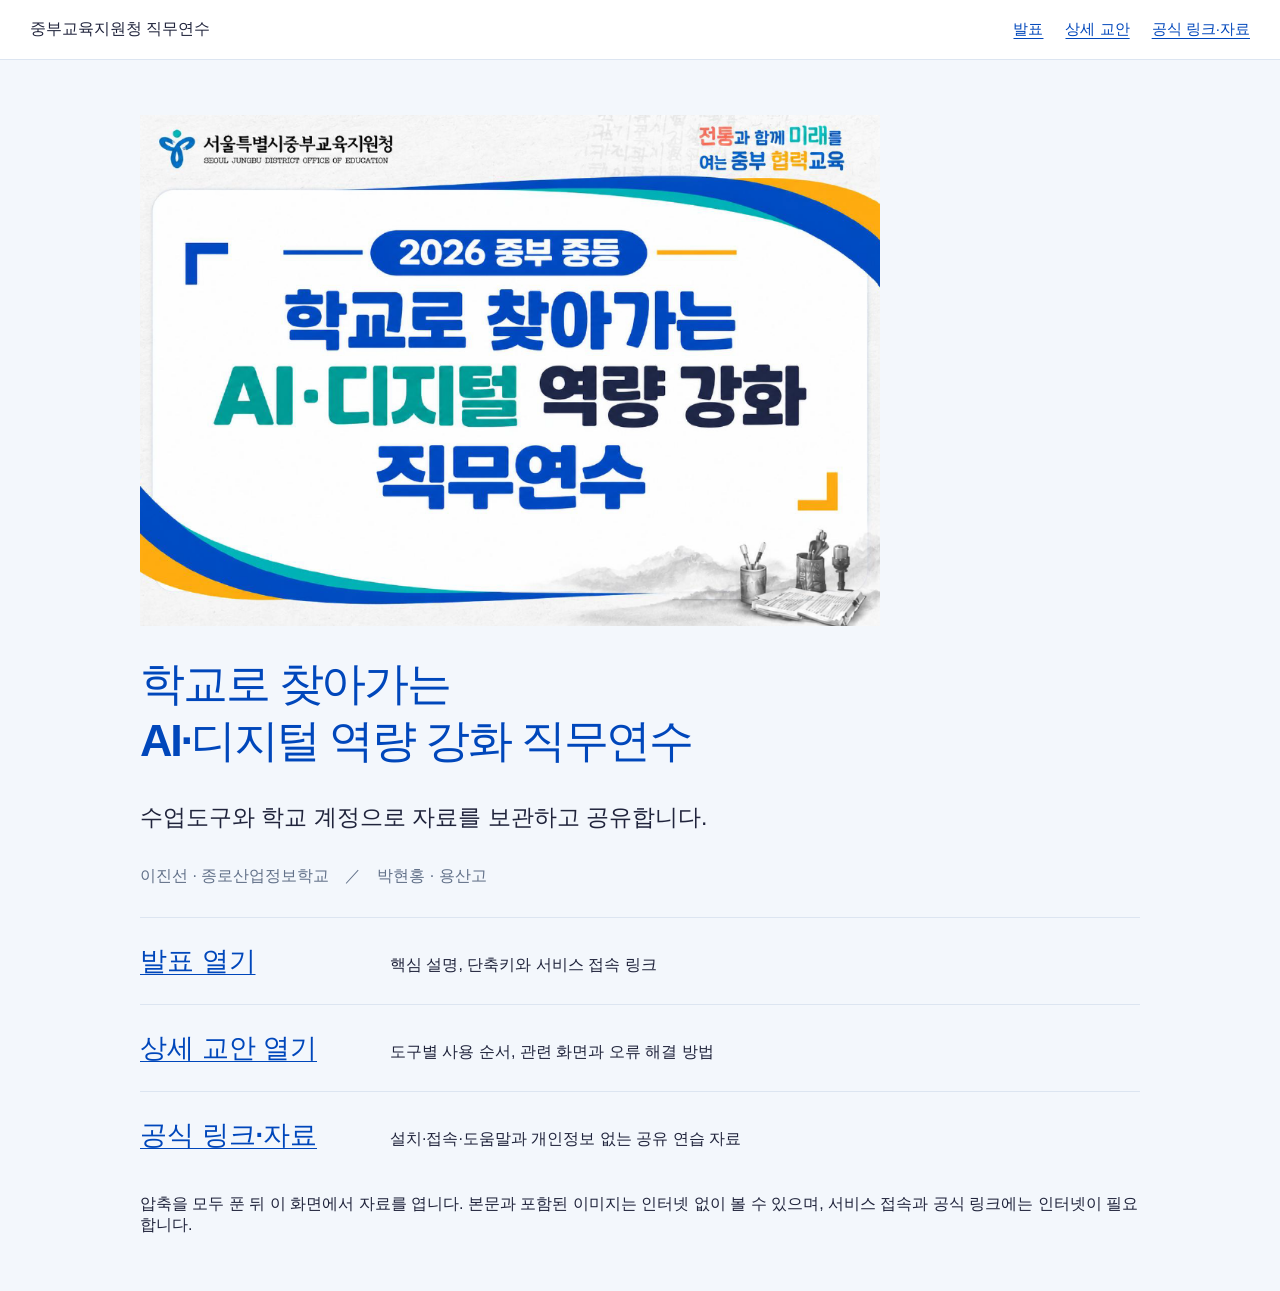
<file: index.html>
<!doctype html><html lang="ko"><head><meta charset="utf-8"><meta name="viewport" content="width=device-width,initial-scale=1"><title>시작 · 중부교육지원청 직무연수</title><link rel="stylesheet" href="./assets/site.css"></head><body data-page="home"><a class="skip" href="#main">본문으로 이동</a><header class="site-nav"><a class="brand" href="./index.html">중부교육지원청 직무연수</a><nav aria-label="자료 이동"><a href="./slides.html">발표</a><a href="./guide.html">상세 교안</a><a href="./resources.html">공식 링크·자료</a></nav></header><main id="main" class="home"><img class="official-banner" src="./assets/brand/jungbu-cover.png" alt="중부교육지원청 학교로 찾아가는 AI·디지털 역량 강화 직무연수"><h1>학교로 찾아가는<br>AI·디지털 역량 강화 직무연수</h1><p class="lead">수업도구와 학교 계정으로 자료를 보관하고 공유합니다.</p><p class="credits">이진선 · 종로산업정보학교　／　박현홍 · 용산고</p><div class="entry"><a href="./slides.html">발표 열기</a><p>핵심 설명, 단축키와 서비스 접속 링크</p></div><div class="entry"><a href="./guide.html">상세 교안 열기</a><p>도구별 사용 순서, 관련 화면과 오류 해결 방법</p></div><div class="entry"><a href="./resources.html">공식 링크·자료</a><p>설치·접속·도움말과 개인정보 없는 공유 연습 자료</p></div><p>압축을 모두 푼 뒤 이 화면에서 자료를 엽니다. 본문과 포함된 이미지는 인터넷 없이 볼 수 있으며, 서비스 접속과 공식 링크에는 인터넷이 필요합니다.</p></main><div id="toast" role="status" aria-live="polite"></div><script src="./assets/site.js"></script></body></html>
</file>
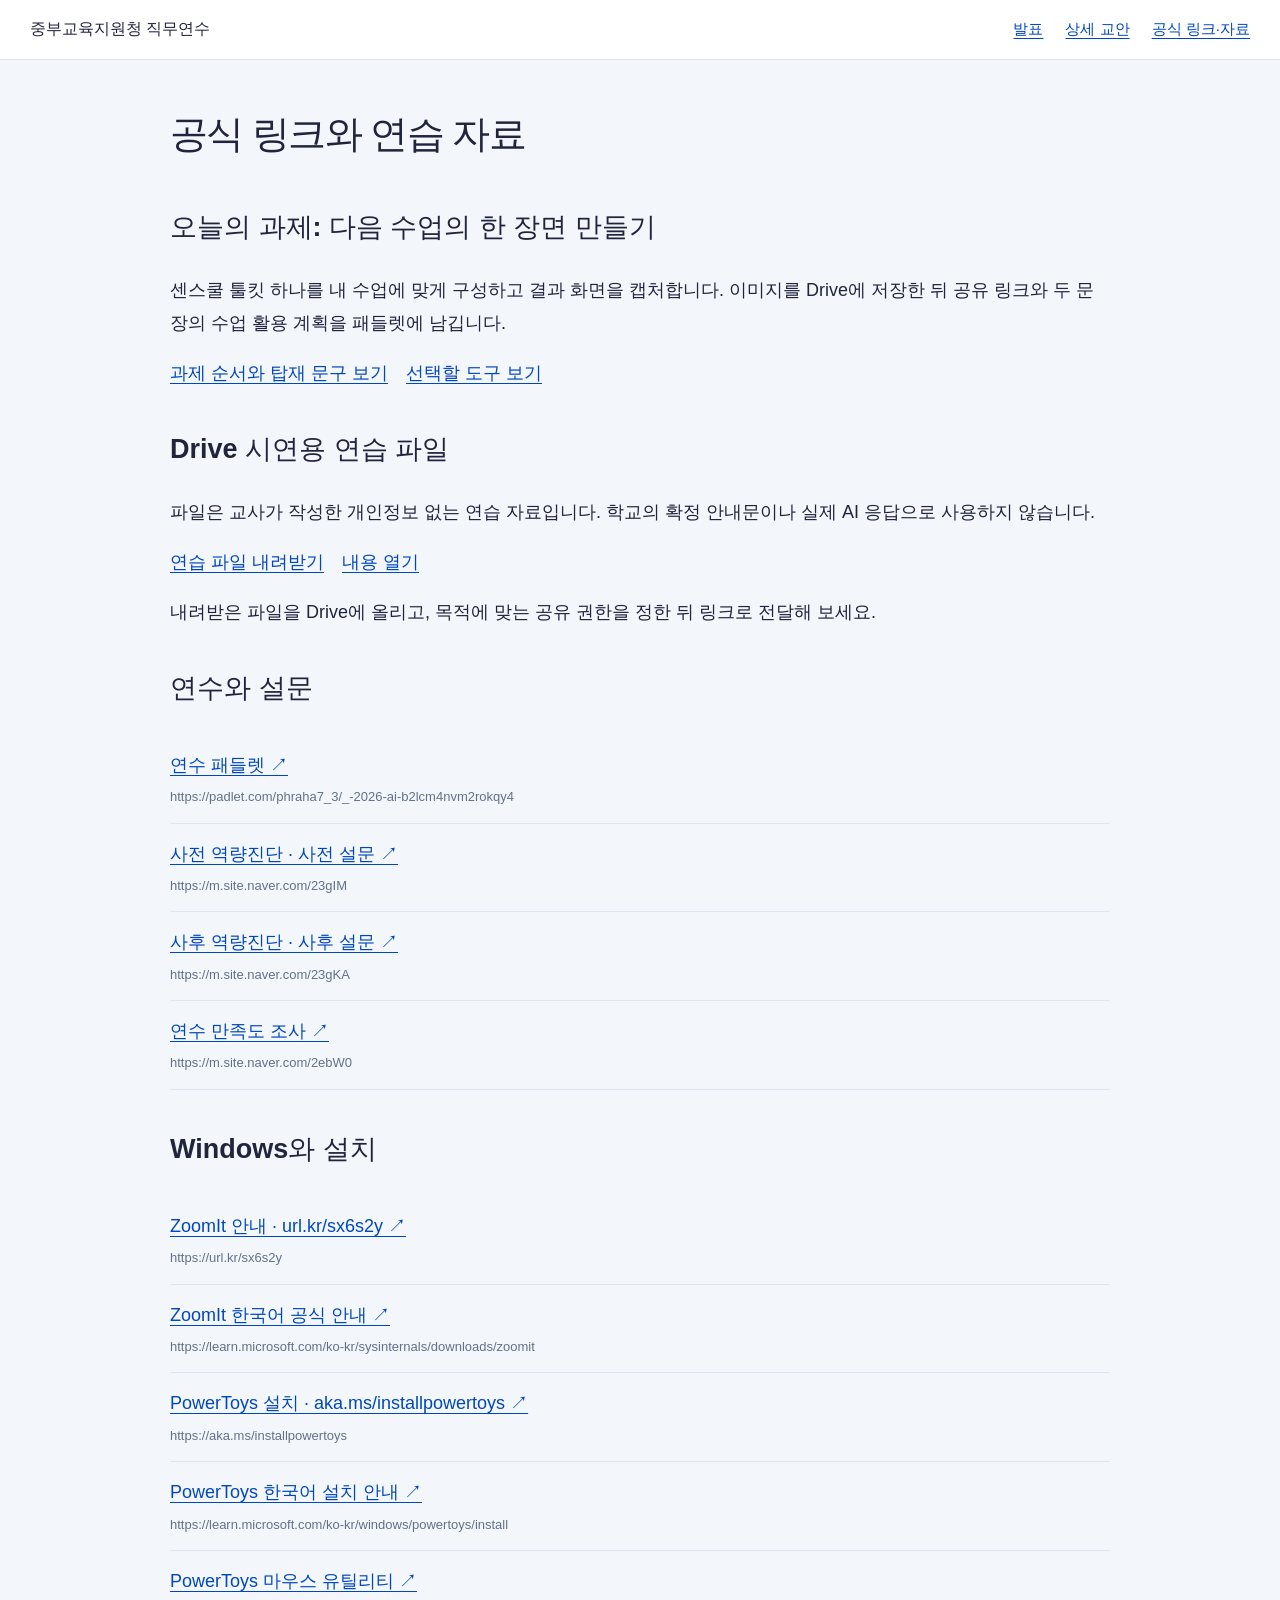
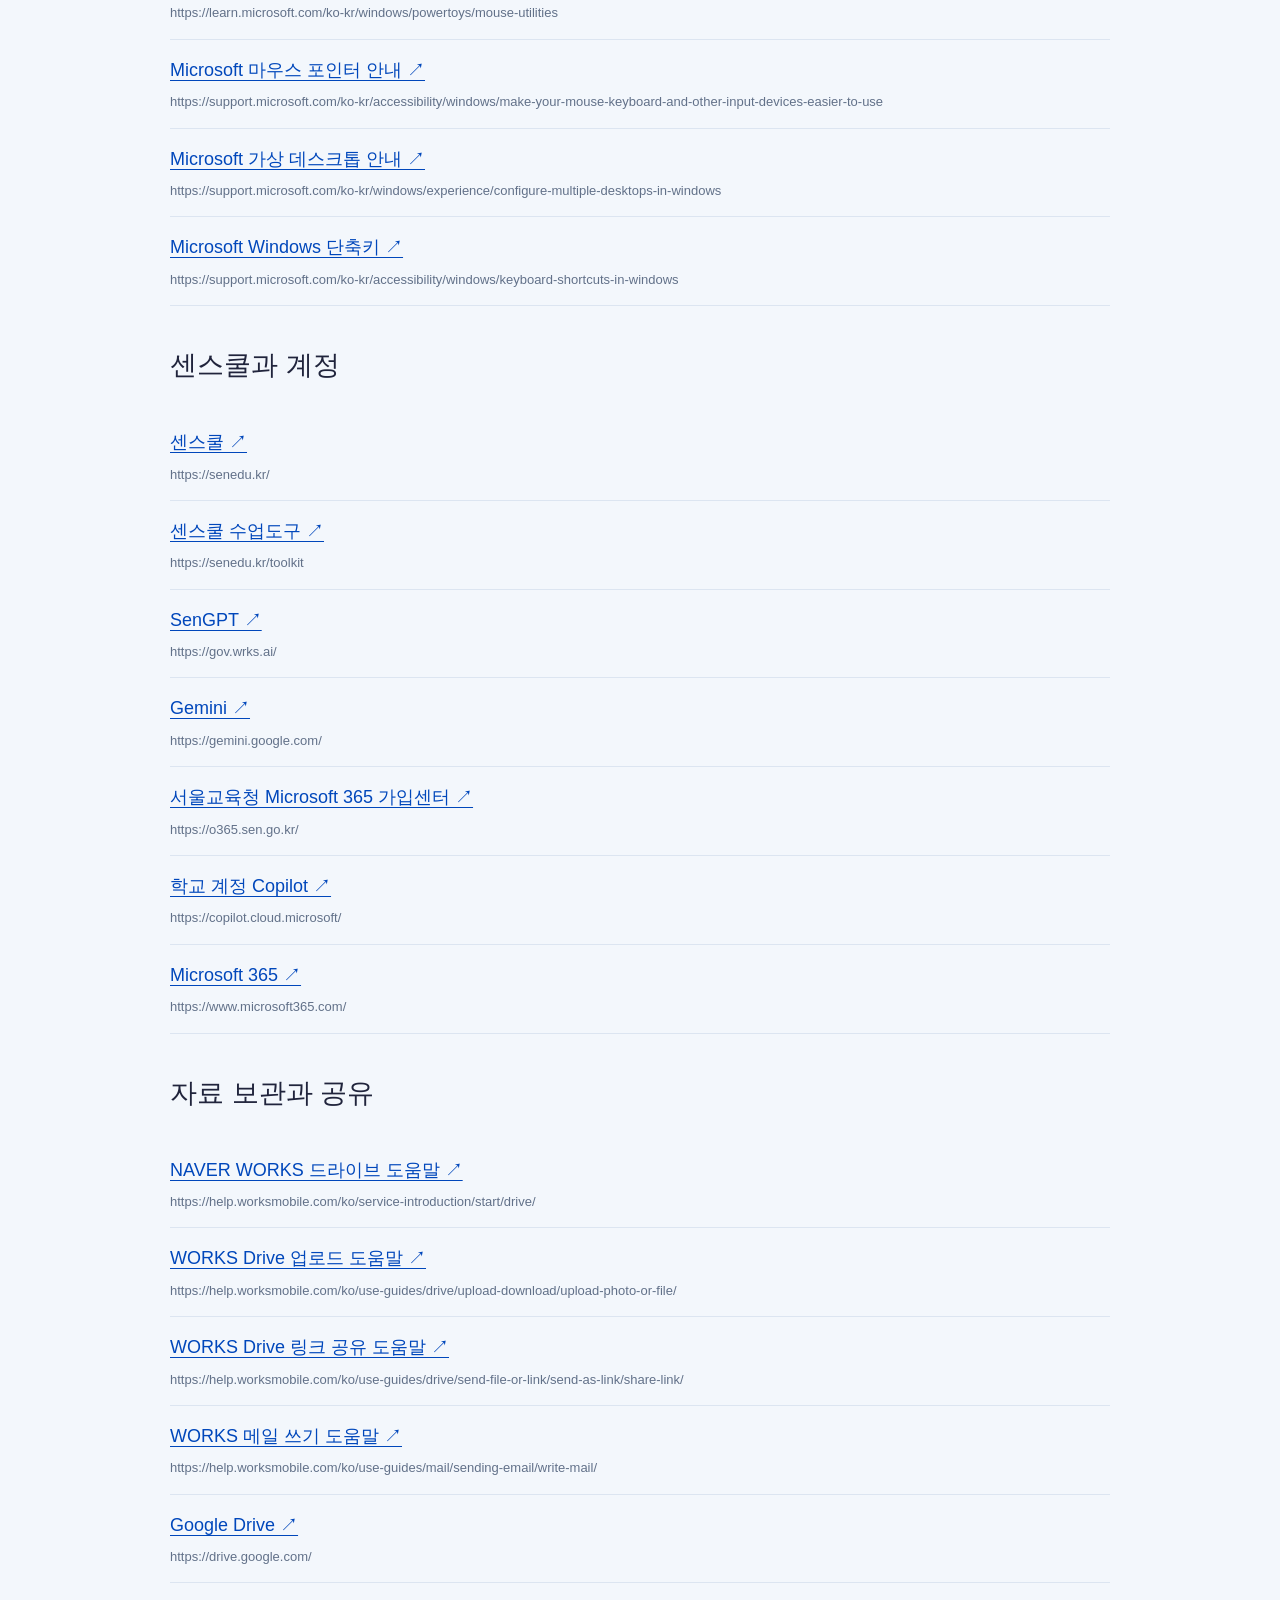
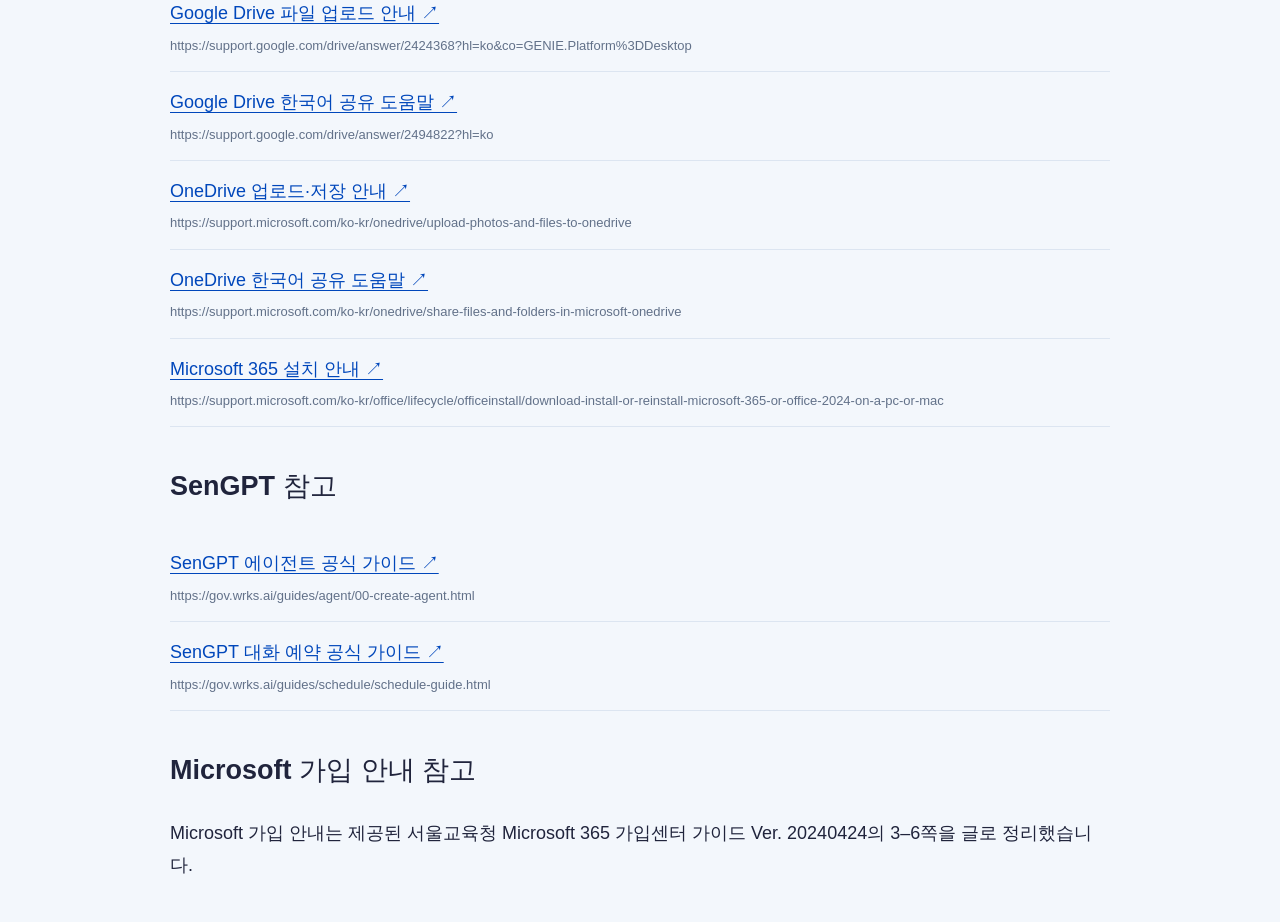
<file: resources.html>
<!doctype html><html lang="ko"><head><meta charset="utf-8"><meta name="viewport" content="width=device-width,initial-scale=1"><title>공식 링크·자료 · 중부교육지원청 직무연수</title><link rel="stylesheet" href="./assets/site.css"></head><body data-page="resources"><a class="skip" href="#main">본문으로 이동</a><header class="site-nav"><a class="brand" href="./index.html">중부교육지원청 직무연수</a><nav aria-label="자료 이동"><a href="./slides.html">발표</a><a href="./guide.html">상세 교안</a><a href="./resources.html">공식 링크·자료</a></nav></header><main id="main" class="resource-main"><h1>공식 링크와 연습 자료</h1><section id="assignment"><h2>오늘의 과제: 다음 수업의 한 장면 만들기</h2><p>센스쿨 툴킷 하나를 내 수업에 맞게 구성하고 결과 화면을 캡처합니다. 이미지를 Drive에 저장한 뒤 공유 링크와 두 문장의 수업 활용 계획을 패들렛에 남깁니다.</p><p><a href="./guide.html#close">과제 순서와 탑재 문구 보기</a>　<a href="./slides.html#assignment-choices">선택할 도구 보기</a></p></section><section id="practice"><h2>Drive 시연용 연습 파일</h2><p>파일은 교사가 작성한 개인정보 없는 연습 자료입니다. 학교의 확정 안내문이나 실제 AI 응답으로 사용하지 않습니다.</p><p><a href="./materials/독서발표토론_자료공유연습.html" download>연습 파일 내려받기</a>　<a href="./materials/독서발표토론_자료공유연습.html">내용 열기</a></p><p>내려받은 파일을 Drive에 올리고, 목적에 맞는 공유 권한을 정한 뒤 링크로 전달해 보세요.</p></section><section><h2>연수와 설문</h2><div class="source-link"><div class="refs"><a href="https://padlet.com/phraha7_3/_-2026-ai-b2lcm4nvm2rokqy4" target="_blank" rel="noopener noreferrer">연수 패들렛 ↗</a></div><small>https://padlet.com/phraha7_3/_-2026-ai-b2lcm4nvm2rokqy4</small></div><div class="source-link"><div class="refs"><a href="https://m.site.naver.com/23gIM" target="_blank" rel="noopener noreferrer">사전 역량진단 · 사전 설문 ↗</a></div><small>https://m.site.naver.com/23gIM</small></div><div class="source-link"><div class="refs"><a href="https://m.site.naver.com/23gKA" target="_blank" rel="noopener noreferrer">사후 역량진단 · 사후 설문 ↗</a></div><small>https://m.site.naver.com/23gKA</small></div><div class="source-link"><div class="refs"><a href="https://m.site.naver.com/2ebW0" target="_blank" rel="noopener noreferrer">연수 만족도 조사 ↗</a></div><small>https://m.site.naver.com/2ebW0</small></div></section><section><h2>Windows와 설치</h2><div class="source-link"><div class="refs"><a href="https://url.kr/sx6s2y" target="_blank" rel="noopener noreferrer">ZoomIt 안내 · url.kr/sx6s2y ↗</a></div><small>https://url.kr/sx6s2y</small></div><div class="source-link"><div class="refs"><a href="https://learn.microsoft.com/ko-kr/sysinternals/downloads/zoomit" target="_blank" rel="noopener noreferrer">ZoomIt 한국어 공식 안내 ↗</a></div><small>https://learn.microsoft.com/ko-kr/sysinternals/downloads/zoomit</small></div><div class="source-link"><div class="refs"><a href="https://aka.ms/installpowertoys" target="_blank" rel="noopener noreferrer">PowerToys 설치 · aka.ms/installpowertoys ↗</a></div><small>https://aka.ms/installpowertoys</small></div><div class="source-link"><div class="refs"><a href="https://learn.microsoft.com/ko-kr/windows/powertoys/install" target="_blank" rel="noopener noreferrer">PowerToys 한국어 설치 안내 ↗</a></div><small>https://learn.microsoft.com/ko-kr/windows/powertoys/install</small></div><div class="source-link"><div class="refs"><a href="https://learn.microsoft.com/ko-kr/windows/powertoys/mouse-utilities" target="_blank" rel="noopener noreferrer">PowerToys 마우스 유틸리티 ↗</a></div><small>https://learn.microsoft.com/ko-kr/windows/powertoys/mouse-utilities</small></div><div class="source-link"><div class="refs"><a href="https://support.microsoft.com/ko-kr/accessibility/windows/make-your-mouse-keyboard-and-other-input-devices-easier-to-use" target="_blank" rel="noopener noreferrer">Microsoft 마우스 포인터 안내 ↗</a></div><small>https://support.microsoft.com/ko-kr/accessibility/windows/make-your-mouse-keyboard-and-other-input-devices-easier-to-use</small></div><div class="source-link"><div class="refs"><a href="https://support.microsoft.com/ko-kr/windows/experience/configure-multiple-desktops-in-windows" target="_blank" rel="noopener noreferrer">Microsoft 가상 데스크톱 안내 ↗</a></div><small>https://support.microsoft.com/ko-kr/windows/experience/configure-multiple-desktops-in-windows</small></div><div class="source-link"><div class="refs"><a href="https://support.microsoft.com/ko-kr/accessibility/windows/keyboard-shortcuts-in-windows" target="_blank" rel="noopener noreferrer">Microsoft Windows 단축키 ↗</a></div><small>https://support.microsoft.com/ko-kr/accessibility/windows/keyboard-shortcuts-in-windows</small></div></section><section><h2>센스쿨과 계정</h2><div class="source-link"><div class="refs"><a href="https://senedu.kr/" target="_blank" rel="noopener noreferrer">센스쿨 ↗</a></div><small>https://senedu.kr/</small></div><div class="source-link"><div class="refs"><a href="https://senedu.kr/toolkit" target="_blank" rel="noopener noreferrer">센스쿨 수업도구 ↗</a></div><small>https://senedu.kr/toolkit</small></div><div class="source-link"><div class="refs"><a href="https://gov.wrks.ai/" target="_blank" rel="noopener noreferrer">SenGPT ↗</a></div><small>https://gov.wrks.ai/</small></div><div class="source-link"><div class="refs"><a href="https://gemini.google.com/" target="_blank" rel="noopener noreferrer">Gemini ↗</a></div><small>https://gemini.google.com/</small></div><div class="source-link"><div class="refs"><a href="https://o365.sen.go.kr/" target="_blank" rel="noopener noreferrer">서울교육청 Microsoft 365 가입센터 ↗</a></div><small>https://o365.sen.go.kr/</small></div><div class="source-link"><div class="refs"><a href="https://copilot.cloud.microsoft/" target="_blank" rel="noopener noreferrer">학교 계정 Copilot ↗</a></div><small>https://copilot.cloud.microsoft/</small></div><div class="source-link"><div class="refs"><a href="https://www.microsoft365.com/" target="_blank" rel="noopener noreferrer">Microsoft 365 ↗</a></div><small>https://www.microsoft365.com/</small></div></section><section><h2>자료 보관과 공유</h2><div class="source-link"><div class="refs"><a href="https://help.worksmobile.com/ko/service-introduction/start/drive/" target="_blank" rel="noopener noreferrer">NAVER WORKS 드라이브 도움말 ↗</a></div><small>https://help.worksmobile.com/ko/service-introduction/start/drive/</small></div><div class="source-link"><div class="refs"><a href="https://help.worksmobile.com/ko/use-guides/drive/upload-download/upload-photo-or-file/" target="_blank" rel="noopener noreferrer">WORKS Drive 업로드 도움말 ↗</a></div><small>https://help.worksmobile.com/ko/use-guides/drive/upload-download/upload-photo-or-file/</small></div><div class="source-link"><div class="refs"><a href="https://help.worksmobile.com/ko/use-guides/drive/send-file-or-link/send-as-link/share-link/" target="_blank" rel="noopener noreferrer">WORKS Drive 링크 공유 도움말 ↗</a></div><small>https://help.worksmobile.com/ko/use-guides/drive/send-file-or-link/send-as-link/share-link/</small></div><div class="source-link"><div class="refs"><a href="https://help.worksmobile.com/ko/use-guides/mail/sending-email/write-mail/" target="_blank" rel="noopener noreferrer">WORKS 메일 쓰기 도움말 ↗</a></div><small>https://help.worksmobile.com/ko/use-guides/mail/sending-email/write-mail/</small></div><div class="source-link"><div class="refs"><a href="https://drive.google.com/" target="_blank" rel="noopener noreferrer">Google Drive ↗</a></div><small>https://drive.google.com/</small></div><div class="source-link"><div class="refs"><a href="https://support.google.com/drive/answer/2424368?hl=ko&amp;co=GENIE.Platform%3DDesktop" target="_blank" rel="noopener noreferrer">Google Drive 파일 업로드 안내 ↗</a></div><small>https://support.google.com/drive/answer/2424368?hl=ko&amp;co=GENIE.Platform%3DDesktop</small></div><div class="source-link"><div class="refs"><a href="https://support.google.com/drive/answer/2494822?hl=ko" target="_blank" rel="noopener noreferrer">Google Drive 한국어 공유 도움말 ↗</a></div><small>https://support.google.com/drive/answer/2494822?hl=ko</small></div><div class="source-link"><div class="refs"><a href="https://support.microsoft.com/ko-kr/onedrive/upload-photos-and-files-to-onedrive" target="_blank" rel="noopener noreferrer">OneDrive 업로드·저장 안내 ↗</a></div><small>https://support.microsoft.com/ko-kr/onedrive/upload-photos-and-files-to-onedrive</small></div><div class="source-link"><div class="refs"><a href="https://support.microsoft.com/ko-kr/onedrive/share-files-and-folders-in-microsoft-onedrive" target="_blank" rel="noopener noreferrer">OneDrive 한국어 공유 도움말 ↗</a></div><small>https://support.microsoft.com/ko-kr/onedrive/share-files-and-folders-in-microsoft-onedrive</small></div><div class="source-link"><div class="refs"><a href="https://support.microsoft.com/ko-kr/office/lifecycle/officeinstall/download-install-or-reinstall-microsoft-365-or-office-2024-on-a-pc-or-mac" target="_blank" rel="noopener noreferrer">Microsoft 365 설치 안내 ↗</a></div><small>https://support.microsoft.com/ko-kr/office/lifecycle/officeinstall/download-install-or-reinstall-microsoft-365-or-office-2024-on-a-pc-or-mac</small></div></section><section><h2>SenGPT 참고</h2><div class="source-link"><div class="refs"><a href="https://gov.wrks.ai/guides/agent/00-create-agent.html" target="_blank" rel="noopener noreferrer">SenGPT 에이전트 공식 가이드 ↗</a></div><small>https://gov.wrks.ai/guides/agent/00-create-agent.html</small></div><div class="source-link"><div class="refs"><a href="https://gov.wrks.ai/guides/schedule/schedule-guide.html" target="_blank" rel="noopener noreferrer">SenGPT 대화 예약 공식 가이드 ↗</a></div><small>https://gov.wrks.ai/guides/schedule/schedule-guide.html</small></div></section><section><h2>Microsoft 가입 안내 참고</h2><p>Microsoft 가입 안내는 제공된 서울교육청 Microsoft 365 가입센터 가이드 Ver. 20240424의 3–6쪽을 글로 정리했습니다.</p></section></main><div id="toast" role="status" aria-live="polite"></div><script src="./assets/site.js"></script></body></html>
</file>
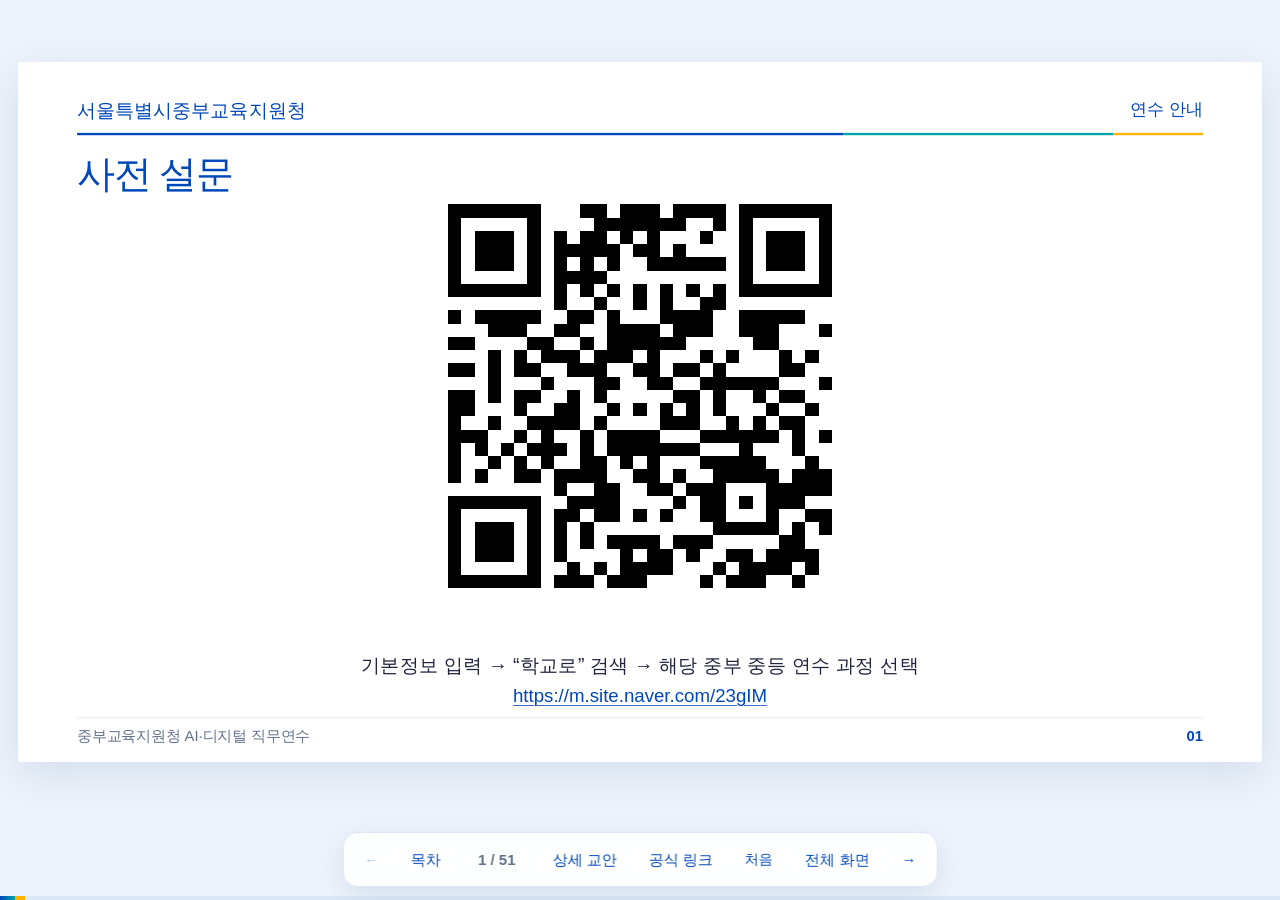
<file: slides.html>
<!doctype html><html lang="ko"><head><meta charset="utf-8"><meta name="viewport" content="width=device-width,initial-scale=1"><title>발표 · 중부교육지원청 직무연수</title><link rel="stylesheet" href="./assets/site.css"></head><body data-page="slides"><main id="main" class="deck"><div id="viewport" class="viewport"><article id="slideFrame" class="slide-frame" tabindex="-1"><section class="slide qr-focus-slide" id="pre-survey" data-guide="pre-survey"><div class="slide-brand"><strong>서울특별시중부교육지원청</strong><span>연수 안내</span></div><h1>사전 설문</h1><div class="content"><div class="qr-focus"><a class="qr-focus-code" href="https://m.site.naver.com/23gIM" target="_blank" rel="noopener noreferrer"><img src="./assets/qr/qr-large-1.svg" alt="사전 설문 큰 QR 코드"></a><div class="qr-focus-caption"><p>기본정보 입력 → “학교로” 검색 → 해당 중부 중등 연수 과정 선택</p><p><a href="https://m.site.naver.com/23gIM" target="_blank" rel="noopener noreferrer">https://m.site.naver.com/23gIM</a></p></div></div></div><footer><span>중부교육지원청 AI·디지털 직무연수</span><span class="frame-page">01</span></footer></section><section class="slide cover official-cover" id="cover" data-guide="start" hidden><h1 class="sr-only">2026 중부 중등 학교로 찾아가는 AI·디지털 역량 강화 직무연수</h1><img class="official-cover-image" src="./assets/brand/jungbu-cover.png" alt="2026 중부 중등 학교로 찾아가는 AI·디지털 역량 강화 직무연수 · 서울특별시중부교육지원청"></section><section class="slide intro" id="course-intro" data-guide="start" hidden><div class="slide-brand"><strong>서울특별시중부교육지원청</strong><span>중부교육지원청</span></div><h1>센스쿨로 연결하는 수업과 자료 공유</h1><div class="content"><p>수업도구 · 학교 계정 · 자료 보관과 공유</p><p>이진선 · 종로산업정보학교<br>박현홍 · 용산고</p></div><footer><span>중부교육지원청 AI·디지털 직무연수</span><span class="frame-page">03</span></footer></section><section class="slide plain" id="journey" data-guide="start" hidden><div class="slide-brand"><strong>서울특별시중부교육지원청</strong><span>오늘의 내용</span></div><h1>센스쿨에서 시작하는 디지털 업무</h1><div class="content"><ol><li>수업과 시연을 돕는 Windows 팁</li><li>센스쿨 수업도구 툴킷</li><li>학교 계정으로 AI에 접속하기</li><li>세 Drive에 자료를 보관하고 공유하기</li><li>SenGPT 에이전트와 예약</li></ol></div><footer><span>중부교육지원청 AI·디지털 직무연수</span><span class="frame-page">04</span></footer></section><section class="slide plain with-visual" id="pointer" data-guide="pointer" hidden><div class="slide-brand"><strong>서울특별시중부교육지원청</strong><span>Windows</span></div><h1>잘 보이는 마우스 포인터</h1><div class="content"><div class="slide-explanation"><p>설정의 <strong>접근성</strong>에서 포인터 크기와 색을 바꿉니다.</p><ul><li>화면 배경과 구별되는 색</li><li>프로젝터에서도 보이는 크기</li></ul><div class="refs"><a href="https://support.microsoft.com/ko-kr/accessibility/windows/make-your-mouse-keyboard-and-other-input-devices-easier-to-use" target="_blank" rel="noopener noreferrer">Microsoft 마우스 포인터 안내 ↗</a></div></div><div class="slide-visuals"><figure><a href="./guide.html#pointer"><img src="./assets/images/win-pointer-native.png" alt="Windows 설정의 마우스 포인터 크기와 스타일"></a><figcaption>Windows 설정의 마우스 포인터 크기와 스타일</figcaption></figure></div></div><footer><span>중부교육지원청 AI·디지털 직무연수</span><span class="frame-page">05</span></footer></section><section class="slide plain with-visual" id="zoom-install" data-guide="zoom" hidden><div class="slide-brand"><strong>서울특별시중부교육지원청</strong><span>Windows</span></div><h1>ZoomIt 설치와 실행</h1><div class="content"><div class="slide-explanation"><p>한국어 공식 안내에서 프로그램을 내려받고 실행합니다.</p><p>트레이 메뉴에서 <strong>Zoom · Draw · Record · Break Timer</strong>를 찾습니다.</p><div class="refs"><a href="https://url.kr/sx6s2y" target="_blank" rel="noopener noreferrer">ZoomIt 안내 · url.kr/sx6s2y ↗</a><a href="https://learn.microsoft.com/ko-kr/sysinternals/downloads/zoomit" target="_blank" rel="noopener noreferrer">ZoomIt 한국어 공식 안내 ↗</a></div></div><div class="slide-visuals"><figure><a href="./guide.html#zoom"><img src="./assets/images/fresh-zoom-install.jpg" alt="ZoomIt 한국어 공식 다운로드 안내"></a><figcaption>ZoomIt 한국어 공식 다운로드 안내</figcaption></figure></div></div><footer><span>중부교육지원청 AI·디지털 직무연수</span><span class="frame-page">06</span></footer></section><section class="slide plain with-visual" id="zoom-draw" data-guide="zoom-draw" hidden><div class="slide-brand"><strong>서울특별시중부교육지원청</strong><span>Windows</span></div><h1>화면 확대와 글씨 쓰기</h1><div class="content"><div class="slide-explanation"><dl class="keys"><div><dt>Ctrl + 1</dt><dd>화면 확대</dd></div><div><dt>Ctrl + 2</dt><dd>확대 없이 그리기</dd></div><div><dt>T</dt><dd>그리기 모드에서 글씨 입력</dd></div><div><dt>Esc</dt><dd>원래 화면으로 돌아가기</dd></div></dl></div><div class="slide-visuals"><figure><a href="./guide.html#zoom-draw"><img src="./assets/images/zoom-demo-frame.png" alt="Microsoft 공식 ZoomIt 확대·그리기 예시"></a><figcaption>Microsoft 공식 ZoomIt 확대·그리기 예시</figcaption></figure></div></div><footer><span>중부교육지원청 AI·디지털 직무연수</span><span class="frame-page">07</span></footer></section><section class="slide plain with-visual" id="zoom-record" data-guide="zoom-record" hidden><div class="slide-brand"><strong>서울특별시중부교육지원청</strong><span>Windows</span></div><h1>ZoomIt 녹화와 타이머</h1><div class="content"><div class="slide-explanation"><dl class="keys"><div><dt>Ctrl + 5</dt><dd>화면 녹화 시작·중지</dd></div><div><dt>Ctrl + 3</dt><dd>타이머 열기</dd></div></dl><p>짧은 조작 설명을 녹화하고, 활동 진행에는 타이머를 사용합니다.</p><div class="refs"><a href="https://learn.microsoft.com/ko-kr/sysinternals/downloads/zoomit" target="_blank" rel="noopener noreferrer">ZoomIt 한국어 공식 안내 ↗</a></div></div><div class="slide-visuals"><figure><a href="./guide.html#zoom-record"><img src="./assets/images/fresh-zoom-record.jpg" alt="ZoomIt 녹화·타이머의 공식 단축키 안내"></a><figcaption>ZoomIt 녹화·타이머의 공식 단축키 안내</figcaption></figure></div></div><footer><span>중부교육지원청 AI·디지털 직무연수</span><span class="frame-page">08</span></footer></section><section class="slide plain with-visual" id="find-mouse" data-guide="power" hidden><div class="slide-brand"><strong>서울특별시중부교육지원청</strong><span>Windows</span></div><h1>PowerToys 마우스 찾기</h1><div class="content"><div class="slide-explanation"><ol><li>공식 링크에서 PowerToys 설치</li><li>마우스 유틸리티의 마우스 찾기 활성화</li><li>설정된 Ctrl 키를 두 번 눌러 포인터 찾기</li></ol><div class="refs"><a href="https://aka.ms/installpowertoys" target="_blank" rel="noopener noreferrer">PowerToys 설치 · aka.ms/installpowertoys ↗</a><a href="https://learn.microsoft.com/ko-kr/windows/powertoys/mouse-utilities" target="_blank" rel="noopener noreferrer">PowerToys 마우스 유틸리티 ↗</a></div></div><div class="slide-visuals"><figure><a href="./guide.html#power"><img src="./assets/images/fresh-power-settings.png" alt="PowerToys 마우스 찾기의 활성화 방법"></a><figcaption>PowerToys 마우스 찾기의 활성화 방법</figcaption></figure></div></div><footer><span>중부교육지원청 AI·디지털 직무연수</span><span class="frame-page">09</span></footer></section><section class="slide plain with-visual" id="desktops" data-guide="desktops" hidden><div class="slide-brand"><strong>서울특별시중부교육지원청</strong><span>Windows</span></div><h1>발표와 시연을 나누는 가상 데스크톱</h1><div class="content"><div class="slide-explanation"><dl class="keys"><div><dt>Win + Tab</dt><dd>작업 보기에서 새 데스크톱</dd></div><div><dt>Win + Ctrl + D</dt><dd>데스크톱 바로 추가</dd></div><div><dt>Win + Ctrl + ← / →</dt><dd>데스크톱 사이 이동</dd></div><div><dt>Win + Ctrl + F4</dt><dd>현재 데스크톱 닫기</dd></div></dl></div><div class="slide-visuals"><figure><a href="./guide.html#desktops"><img src="./assets/images/windows-task-view.png" alt="Microsoft 공식 작업 보기와 가상 데스크톱 예시"></a><figcaption>Microsoft 공식 작업 보기와 가상 데스크톱 예시</figcaption></figure></div></div><footer><span>중부교육지원청 AI·디지털 직무연수</span><span class="frame-page">10</span></footer></section><section class="slide plain with-visual" id="sen-portal" data-guide="sen-portal" hidden><div class="slide-brand"><strong>서울특별시중부교육지원청</strong><span>센스쿨</span></div><h1>학교 계정의 시작 화면</h1><div class="content"><div class="slide-explanation"><p><strong>센스쿨 로그인</strong> 후 수업도구와 연결 서비스를 찾습니다.</p><ul><li>툴킷은 수업 중 사용하는 간단한 도구</li><li>도구모음은 Drive·SenGPT·WORKS 등 서비스로 이동하는 자리</li></ul><div class="refs"><a href="https://senedu.kr/" target="_blank" rel="noopener noreferrer">센스쿨 ↗</a><a href="https://senedu.kr/toolkit" target="_blank" rel="noopener noreferrer">센스쿨 수업도구 ↗</a></div></div><div class="slide-visuals"><figure><a href="./guide.html#sen-portal"><img src="./assets/images/senedu-tools.png" alt="senedu 도구모음의 Google Classroom·Drive·SenGPT·네이버웍스 연결"></a><figcaption>senedu 도구모음의 Google Classroom·Drive·SenGPT·네이버웍스 연결</figcaption></figure></div></div><footer><span>중부교육지원청 AI·디지털 직무연수</span><span class="frame-page">11</span></footer></section><section class="slide plain with-visual" id="toolkit-map" data-guide="toolkit-map" hidden><div class="slide-brand"><strong>서울특별시중부교육지원청</strong><span>센스쿨 툴킷</span></div><h1>수업 상황으로 고르는 도구</h1><div class="content"><div class="slide-explanation"><table><thead><tr><th>수업 상황</th><th>도구</th></tr></thead><tbody><tr><td>활동 진행</td><td>타이머 · 현재시간</td></tr><tr><td>발표 순서</td><td>랜덤뽑기 · 돌림판 · 뽑기레이스</td></tr><tr><td>협력 활동</td><td>모둠만들기 · 자리배치</td></tr><tr><td>자료 접속</td><td>QR 만들기</td></tr></tbody></table></div><div class="slide-visuals"><figure><a href="./guide.html#toolkit-map"><img src="./assets/images/sen-toolkit-overview.jpg" alt="센스쿨 툴킷 전체 개요"></a><figcaption>센스쿨 툴킷 전체 개요</figcaption></figure></div></div><footer><span>중부교육지원청 AI·디지털 직무연수</span><span class="frame-page">12</span></footer></section><section class="slide plain with-visual" id="tool-timer" data-guide="tool-timer" hidden><div class="slide-brand"><strong>서울특별시중부교육지원청</strong><span>센스쿨 툴킷</span></div><h1>타이머와 현재시간</h1><div class="content"><div class="slide-explanation"><p><strong>타이머</strong>는 활동의 시작·일시정지·종료를 함께 봅니다.</p><p><strong>현재시간</strong>은 시계를 화면에 표시합니다.</p><p>독서 활동과 모둠 토론의 진행을 안내할 때 사용합니다.</p><div class="refs"><a href="https://senedu.kr/toolkit" target="_blank" rel="noopener noreferrer">센스쿨 수업도구 ↗</a></div></div><div class="slide-visuals"><figure><a href="./guide.html#tool-timer"><img src="./assets/images/toolkit-timer.jpg" alt="타이머 · 읽기와 토론 시간을 함께 보기"></a><figcaption>타이머 · 읽기와 토론 시간을 함께 보기</figcaption></figure></div></div><footer><span>중부교육지원청 AI·디지털 직무연수</span><span class="frame-page">13</span></footer></section><section class="slide plain with-visual" id="tool-random" data-guide="tool-random" hidden><div class="slide-brand"><strong>서울특별시중부교육지원청</strong><span>센스쿨 툴킷</span></div><h1>랜덤뽑기와 돌림판</h1><div class="content"><div class="slide-explanation"><p>모둠 이름이나 활동 항목을 넣어 무작위로 선택합니다.</p><ul><li>발표할 모둠 고르기</li><li>토론 질문이나 활동 순서 정하기</li><li>한 번 뽑은 항목의 제외 여부 확인</li></ul><div class="refs"><a href="https://senedu.kr/toolkit" target="_blank" rel="noopener noreferrer">센스쿨 수업도구 ↗</a></div></div><div class="slide-visuals"><figure><a href="./guide.html#tool-random"><img src="./assets/images/toolkit-random.jpg" alt="랜덤뽑기 · 발표할 모둠을 무작위로 선택"></a><figcaption>랜덤뽑기 · 발표할 모둠을 무작위로 선택</figcaption></figure></div></div><footer><span>중부교육지원청 AI·디지털 직무연수</span><span class="frame-page">14</span></footer></section><section class="slide plain with-visual" id="tool-groups" data-guide="tool-groups" hidden><div class="slide-brand"><strong>서울특별시중부교육지원청</strong><span>센스쿨 툴킷</span></div><h1>모둠만들기</h1><div class="content"><div class="slide-explanation"><ol><li>이름 목록 입력</li><li>모둠 수 또는 모둠당 인원 설정</li><li>결과 확인 후 필요한 조정</li><li>명단 복사</li></ol><p>연습에는 ‘가상학생 하나’처럼 가상 이름을 사용합니다.</p></div><div class="slide-visuals"><figure><a href="./guide.html#tool-groups"><img src="./assets/images/toolkit-groups.jpg" alt="모둠만들기 · 명단과 조건으로 모둠 편성"></a><figcaption>모둠만들기 · 명단과 조건으로 모둠 편성</figcaption></figure></div></div><footer><span>중부교육지원청 AI·디지털 직무연수</span><span class="frame-page">15</span></footer></section><section class="slide plain with-visual" id="tool-seats" data-guide="tool-seats" hidden><div class="slide-brand"><strong>서울특별시중부교육지원청</strong><span>센스쿨 툴킷</span></div><h1>자리배치</h1><div class="content"><div class="slide-explanation"><p>교실의 책상 모양과 배치 조건을 정합니다.</p><p>자동 배치 뒤 서로 바꿀 자리를 선택해 조정합니다.</p><p>독서 토론의 짝 활동이나 모둠 활동에 맞춰 사용할 수 있습니다.</p></div><div class="slide-visuals"><figure><a href="./guide.html#tool-seats"><img src="./assets/images/toolkit-seats.jpg" alt="자리배치 · 책상 배치와 조건에 맞춰 자리 정하기"></a><figcaption>자리배치 · 책상 배치와 조건에 맞춰 자리 정하기</figcaption></figure></div></div><footer><span>중부교육지원청 AI·디지털 직무연수</span><span class="frame-page">16</span></footer></section><section class="slide plain with-visual" id="tool-qr" data-guide="tool-qr" hidden><div class="slide-brand"><strong>서울특별시중부교육지원청</strong><span>센스쿨 툴킷</span></div><h1>QR 만들기</h1><div class="content"><div class="slide-explanation"><ol><li>공유할 자료의 주소 붙여 넣기</li><li>QR을 크게 표시</li><li>휴대기기로 접속 확인</li></ol><p>QR이 열어 주는 주소의 공유 권한도 함께 확인합니다.</p></div><div class="slide-visuals"><figure><a href="./guide.html#tool-qr"><img src="./assets/images/toolkit-qr.jpg" alt="센스쿨 QR 만들기 화면"></a><figcaption>센스쿨 QR 만들기 화면</figcaption></figure></div></div><footer><span>중부교육지원청 AI·디지털 직무연수</span><span class="frame-page">17</span></footer></section><section class="slide plain with-visual" id="tool-games" data-guide="tool-games" hidden><div class="slide-brand"><strong>서울특별시중부교육지원청</strong><span>센스쿨 툴킷</span></div><h1>참여와 역할을 돕는 도구</h1><div class="content"><div class="slide-explanation"><table><thead><tr><th>도구</th><th>수업에서 쓰는 장면</th></tr></thead><tbody><tr><td>점수판</td><td>모둠 활동의 진행 점수 표시</td></tr><tr><td>사다리타기</td><td>역할·발표 순서 정하기</td></tr><tr><td>주사위</td><td>무작위 수와 확률 관찰</td></tr><tr><td>뽑기레이스</td><td>모둠의 발표 순서 선택</td></tr></tbody></table></div><div class="slide-visuals multiple"><figure><a href="./guide.html#tool-games"><img src="./assets/images/toolkit-ladder.jpg" alt="사다리타기 · 모둠 역할과 발표 순서를 연결"></a><figcaption>사다리타기 · 모둠 역할과 발표 순서를 연결</figcaption></figure><figure><a href="./guide.html#tool-games"><img src="./assets/images/toolkit-dice.jpg" alt="주사위 · 무작위 수와 확률 탐구"></a><figcaption>주사위 · 무작위 수와 확률 탐구</figcaption></figure></div></div><footer><span>중부교육지원청 AI·디지털 직무연수</span><span class="frame-page">18</span></footer></section><section class="slide plain with-visual" id="tool-special" data-guide="tool-special" hidden><div class="slide-brand"><strong>서울특별시중부교육지원청</strong><span>센스쿨 툴킷</span></div><h1>행사와 교과 활동 도구</h1><div class="content"><div class="slide-explanation"><p><strong>국민의례</strong>는 행사에 필요한 순서와 음원을 준비합니다.</p><p><strong>주기율표</strong>는 원소의 위치와 성질을 확인합니다.</p><div class="refs"><a href="https://senedu.kr/toolkit" target="_blank" rel="noopener noreferrer">센스쿨 수업도구 ↗</a></div></div><div class="slide-visuals multiple"><figure><a href="./guide.html#tool-special"><img src="./assets/images/toolkit-anthem.jpg" alt="국민의례 · 학교 행사 절차와 음원 안내"></a><figcaption>국민의례 · 학교 행사 절차와 음원 안내</figcaption></figure><figure><a href="./guide.html#tool-special"><img src="./assets/images/toolkit-ptable.jpg" alt="주기율표 · 원소를 선택해 성질과 위치 확인"></a><figcaption>주기율표 · 원소를 선택해 성질과 위치 확인</figcaption></figure></div></div><footer><span>중부교육지원청 AI·디지털 직무연수</span><span class="frame-page">19</span></footer></section><section class="slide plain with-visual" id="tool-favorites" data-guide="tool-favorites" hidden><div class="slide-brand"><strong>서울특별시중부교육지원청</strong><span>센스쿨 툴킷</span></div><h1>자주 쓰는 도구</h1><div class="content"><div class="slide-explanation"><p>툴킷에서 실제 수업에 사용할 도구를 골라 둡니다.</p><p>센스쿨 첫 화면의 자주 쓰는 도구와 툴킷 안의 즐겨찾기를 각각 확인합니다.</p><p>내 수업에 적용할 도구 하나를 정해 보세요.</p></div><div class="slide-visuals"><figure><a href="./guide.html#tool-favorites"><img src="./assets/images/tool-favorites.png" alt="센스쿨 즐겨찾기 도구 설정 화면"></a><figcaption>센스쿨 즐겨찾기 도구 설정 화면</figcaption></figure></div></div><footer><span>중부교육지원청 AI·디지털 직무연수</span><span class="frame-page">20</span></footer></section><section class="slide plain" id="ai-accounts" data-guide="ai-accounts" hidden><div class="slide-brand"><strong>서울특별시중부교육지원청</strong><span>학교 계정</span></div><h1>세 AI의 접속 계정</h1><div class="content"><table><thead><tr><th>서비스</th><th>접속에 사용할 계정</th></tr></thead><tbody><tr><td>SenGPT</td><td>센스쿨에서 연결하는 학교 계정</td></tr><tr><td>Gemini</td><td>센스쿨에 연결된 Google 교육용 계정</td></tr><tr><td>Copilot</td><td>학교에서 발급받은 Microsoft 계정</td></tr></tbody></table></div><footer><span>중부교육지원청 AI·디지털 직무연수</span><span class="frame-page">21</span></footer></section><section class="slide plain with-visual" id="sen-entry" data-guide="sen-entry" hidden><div class="slide-brand"><strong>서울특별시중부교육지원청</strong><span>학교 계정</span></div><h1>SenGPT 접속</h1><div class="content"><div class="slide-explanation"><ol><li>센스쿨 로그인</li><li>도구모음에서 SenGPT 선택</li><li>연결된 계정과 서비스 화면 확인</li></ol><div class="refs"><a href="https://senedu.kr/" target="_blank" rel="noopener noreferrer">센스쿨 ↗</a><a href="https://gov.wrks.ai/" target="_blank" rel="noopener noreferrer">SenGPT ↗</a></div></div><div class="slide-visuals"><figure><a href="./guide.html#sen-entry"><img src="./assets/images/sengpt-school-start.jpg" alt="학교 계정 SenGPT 시작 화면"></a><figcaption>학교 계정 SenGPT 시작 화면</figcaption></figure></div></div><footer><span>중부교육지원청 AI·디지털 직무연수</span><span class="frame-page">22</span></footer></section><section class="slide plain with-visual" id="gemini-entry" data-guide="gemini-entry" hidden><div class="slide-brand"><strong>서울특별시중부교육지원청</strong><span>학교 계정</span></div><h1>교육용 Google 계정과 Gemini</h1><div class="content"><div class="slide-explanation"><ol><li>센스쿨에 연결된 Google 계정 확인</li><li>Google 로그인 계정 선택</li><li>Gemini 접속 후 오른쪽 위 계정 확인</li></ol><div class="refs"><a href="https://gemini.google.com/" target="_blank" rel="noopener noreferrer">Gemini ↗</a></div></div><div class="slide-visuals"><figure><a href="./guide.html#gemini-entry"><img src="./assets/images/gemini-home.jpg" alt="학교 Google 계정 Gemini 시작 화면"></a><figcaption>학교 Google 계정 Gemini 시작 화면</figcaption></figure></div></div><footer><span>중부교육지원청 AI·디지털 직무연수</span><span class="frame-page">23</span></footer></section><section class="slide plain with-visual" id="ms-signup" data-guide="ms-signup" hidden><div class="slide-brand"><strong>서울특별시중부교육지원청</strong><span>학교 계정</span></div><h1>Microsoft 계정 발급 안내</h1><div class="content"><div class="slide-explanation"><p>서울교육청 Microsoft 365 가입센터에서 <strong>본인의 소속 학교</strong>를 검색합니다.</p><ul><li>기존 계정이 있으면 계정 찾기</li><li>새 계정은 교사 선택·학교 인증·본인 확인</li></ul><p>학교 인증코드와 자세한 가입 순서는 상세 교안에서 확인합니다.</p><div class="refs"><a href="https://o365.sen.go.kr/" target="_blank" rel="noopener noreferrer">서울교육청 Microsoft 365 가입센터 ↗</a></div></div><div class="slide-visuals"><figure><a href="./guide.html#ms-signup"><img src="./assets/images/ms-signup-home.jpg" alt="서울교육청 Microsoft 365 가입센터의 첫 화면"></a><figcaption>서울교육청 Microsoft 365 가입센터의 첫 화면</figcaption></figure></div></div><footer><span>중부교육지원청 AI·디지털 직무연수</span><span class="frame-page">24</span></footer></section><section class="slide plain with-visual" id="copilot-entry" data-guide="copilot-entry" hidden><div class="slide-brand"><strong>서울특별시중부교육지원청</strong><span>학교 계정</span></div><h1>학교 Microsoft 계정으로 Copilot</h1><div class="content"><div class="slide-explanation"><ol><li>발급받은 학교 Microsoft 계정으로 로그인</li><li>Copilot 접속</li><li>계정과 학교용 화면 확인</li></ol><div class="refs"><a href="https://copilot.cloud.microsoft/" target="_blank" rel="noopener noreferrer">학교 계정 Copilot ↗</a><a href="https://www.microsoft365.com/" target="_blank" rel="noopener noreferrer">Microsoft 365 ↗</a></div></div><div class="slide-visuals"><figure><a href="./guide.html#copilot-entry"><img src="./assets/images/copilot-school-start.jpg" alt="학교 Microsoft 계정 Copilot 시작 화면"></a><figcaption>학교 Microsoft 계정 Copilot 시작 화면</figcaption></figure></div></div><footer><span>중부교육지원청 AI·디지털 직무연수</span><span class="frame-page">25</span></footer></section><section class="slide plain" id="account-check" data-guide="ai-accounts" hidden><div class="slide-brand"><strong>서울특별시중부교육지원청</strong><span>학교 계정</span></div><h1>로그인한 계정 확인</h1><div class="content"><p>접속 주소가 같아도 개인 계정과 학교 계정은 다릅니다.</p><ul><li>프로필에서 계정 주소 확인</li><li>서비스가 다르면 계정 선택 다시 확인</li><li>기관에서 제공한 계정으로 접속</li></ul></div><footer><span>중부교육지원청 AI·디지털 직무연수</span><span class="frame-page">26</span></footer></section><section class="slide section" id="break" data-guide="" hidden><div class="slide-brand"><strong>서울특별시중부교육지원청</strong><span>함께 쉬기</span></div><h1>잠시 쉬어갑니다</h1><div class="content"><p>다음 내용은 자료 보관과 공유입니다.</p></div><footer><span>중부교육지원청 AI·디지털 직무연수</span><span class="frame-page">27</span></footer></section><section class="slide plain with-visual" id="works-start" data-guide="works-start" hidden><div class="slide-brand"><strong>서울특별시중부교육지원청</strong><span>WORKS Drive</span></div><h1>센스쿨에서 WORKS Drive로</h1><div class="content"><div class="slide-explanation"><p>센스쿨의 네이버웍스 연결을 열고 <strong>드라이브</strong>로 이동합니다.</p><p>완성된 안내문이나 배포 자료를 보관하고 전달합니다.</p><div class="refs"><a href="https://senedu.kr/" target="_blank" rel="noopener noreferrer">센스쿨 ↗</a><a href="https://help.worksmobile.com/ko/service-introduction/start/drive/" target="_blank" rel="noopener noreferrer">NAVER WORKS 드라이브 도움말 ↗</a></div></div><div class="slide-visuals"><figure><a href="./guide.html#works-start"><img src="./assets/images/works-folder.jpg" alt="WORKS Drive 폴더에 보관된 파일 예시"></a><figcaption>WORKS Drive 폴더에 보관된 파일 예시</figcaption></figure></div></div><footer><span>중부교육지원청 AI·디지털 직무연수</span><span class="frame-page">28</span></footer></section><section class="slide plain with-visual" id="works-upload" data-guide="works-upload" hidden><div class="slide-brand"><strong>서울특별시중부교육지원청</strong><span>WORKS Drive</span></div><h1>파일 올리기</h1><div class="content"><div class="slide-explanation"><ol><li>보관할 폴더 선택</li><li>새로 만들기에서 파일 올리기</li><li>업로드한 파일 이름 확인</li></ol><p>올리는 파일이 최종 배포본인지 확인합니다.</p></div><div class="slide-visuals"><figure><a href="./guide.html#works-upload"><img src="./assets/images/works-upload-menu.jpg" alt="새로 만들기의 파일 올리기와 폴더 올리기"></a><figcaption>새로 만들기의 파일 올리기와 폴더 올리기</figcaption></figure></div></div><footer><span>중부교육지원청 AI·디지털 직무연수</span><span class="frame-page">29</span></footer></section><section class="slide plain with-visual" id="works-read" data-guide="works-read" hidden><div class="slide-brand"><strong>서울특별시중부교육지원청</strong><span>WORKS Drive</span></div><h1>보기와 내려받기</h1><div class="content"><div class="slide-explanation"><p>미리보기로 내용을 확인하고, 필요한 파일을 내려받습니다.</p><p>수정이 필요하면 작업 도구에서 원본을 고친 뒤 확정 파일을 다시 보관합니다.</p></div><div class="slide-visuals"><figure><a href="./guide.html#works-read"><img src="./assets/images/works-download.jpg" alt="파일을 선택했을 때 나타난 내려받기 버튼"></a><figcaption>파일을 선택했을 때 나타난 내려받기 버튼</figcaption></figure></div></div><footer><span>중부교육지원청 AI·디지털 직무연수</span><span class="frame-page">30</span></footer></section><section class="slide plain with-visual" id="works-link" data-guide="works-link" hidden><div class="slide-brand"><strong>서울특별시중부교육지원청</strong><span>WORKS Drive</span></div><h1>공유 링크와 접근 범위</h1><div class="content"><div class="slide-explanation"><ol><li>파일의 링크 공유 메뉴</li><li>공유 대상과 접근 범위 확인</li><li>링크 생성 또는 복사</li></ol><p>링크를 전달하기 전에 받는 사람에게 열리는지 확인합니다.</p><div class="refs"><a href="https://help.worksmobile.com/ko/use-guides/drive/send-file-or-link/send-as-link/share-link/" target="_blank" rel="noopener noreferrer">WORKS Drive 링크 공유 도움말 ↗</a></div></div><div class="slide-visuals"><figure><a href="./guide.html#works-link"><img src="./assets/images/fresh-works-share-live.png" alt="학교 WORKS Drive 링크 공유 범위 선택"></a><figcaption>학교 WORKS Drive 링크 공유 범위 선택</figcaption></figure></div></div><footer><span>중부교육지원청 AI·디지털 직무연수</span><span class="frame-page">31</span></footer></section><section class="slide plain with-visual" id="works-message" data-guide="works-message" hidden><div class="slide-brand"><strong>서울특별시중부교육지원청</strong><span>NAVER WORKS</span></div><h1>메시지로 자료 전달</h1><div class="content"><div class="slide-explanation"><p>공유 링크에 자료 이름과 확인할 일을 붙여 전달합니다.</p><ul><li>누가 받을지 확인</li><li>급하게 확인할 내용에 메시지 사용</li><li>받는 쪽에서 링크 열기 확인</li></ul></div><div class="slide-visuals"><figure><a href="./guide.html#works-message"><img src="./assets/images/works-message-body-detail.png" alt="WORKS 메시지 입력 위치"></a><figcaption>WORKS 메시지 입력 위치</figcaption></figure></div></div><footer><span>중부교육지원청 AI·디지털 직무연수</span><span class="frame-page">32</span></footer></section><section class="slide plain with-visual" id="works-mail" data-guide="works-mail" hidden><div class="slide-brand"><strong>서울특별시중부교육지원청</strong><span>NAVER WORKS</span></div><h1>메일로 자료 전달</h1><div class="content"><div class="slide-explanation"><p>제목에 자료의 목적을 쓰고, 본문에 공유 링크를 넣습니다.</p><ul><li>수신자·참조 확인</li><li>자료 이름과 요청 사항 설명</li><li>발송 뒤 보낸메일 확인</li></ul><div class="refs"><a href="https://help.worksmobile.com/ko/use-guides/mail/sending-email/write-mail/" target="_blank" rel="noopener noreferrer">WORKS 메일 쓰기 도움말 ↗</a></div></div><div class="slide-visuals"><figure><a href="./guide.html#works-mail"><img src="./assets/images/works-mail-detail.png" alt="WORKS 메일의 수신자·제목·본문 입력 위치"></a><figcaption>WORKS 메일의 수신자·제목·본문 입력 위치</figcaption></figure></div></div><footer><span>중부교육지원청 AI·디지털 직무연수</span><span class="frame-page">33</span></footer></section><section class="slide plain" id="link-versus-file" data-guide="works-link" hidden><div class="slide-brand"><strong>서울특별시중부교육지원청</strong><span>자료 공유</span></div><h1>링크와 첨부 파일</h1><div class="content"><table><thead><tr><th>전달 방법</th><th>받는 사람이 보는 자료</th></tr></thead><tbody><tr><td>공유 링크</td><td>보관 위치의 자료, 설정한 접근 권한 적용</td></tr><tr><td>첨부 파일</td><td>전달 당시의 복사본, 수정본은 다시 전달</td></tr></tbody></table><p>원본의 위치와 최종본을 구분합니다.</p></div><footer><span>중부교육지원청 AI·디지털 직무연수</span><span class="frame-page">34</span></footer></section><section class="slide plain" id="share-check" data-guide="share-check" hidden><div class="slide-brand"><strong>서울특별시중부교육지원청</strong><span>자료 공유</span></div><h1>받는 쪽에서 확인할 것</h1><div class="content"><ul><li>내 계정으로 링크가 열리는가</li><li>의도한 파일이 보이는가</li><li>보기·다운로드·편집 권한이 맞는가</li></ul><p>열리지 않으면 링크를 다시 보내기 전에 계정과 공유 대상을 확인합니다.</p></div><footer><span>중부교육지원청 AI·디지털 직무연수</span><span class="frame-page">35</span></footer></section><section class="slide plain with-visual" id="google-start" data-guide="google-start" hidden><div class="slide-brand"><strong>서울특별시중부교육지원청</strong><span>Google Drive</span></div><h1>학교 Google 계정의 자료 공간</h1><div class="content"><div class="slide-explanation"><p>센스쿨에서 Google Drive를 열거나 학교 Google 계정으로 접속합니다.</p><p>Google 문서·시트·슬라이드를 보관하고 함께 편집할 수 있습니다.</p><div class="refs"><a href="https://drive.google.com/" target="_blank" rel="noopener noreferrer">Google Drive ↗</a></div></div><div class="slide-visuals"><figure><a href="./guide.html#google-start"><img src="./assets/images/google-drive-folder.jpg" alt="학교 Google Drive의 폴더와 문서 예시"></a><figcaption>학교 Google Drive의 폴더와 문서 예시</figcaption></figure></div></div><footer><span>중부교육지원청 AI·디지털 직무연수</span><span class="frame-page">36</span></footer></section><section class="slide plain with-visual" id="google-upload" data-guide="google-upload" hidden><div class="slide-brand"><strong>서울특별시중부교육지원청</strong><span>Google Drive</span></div><h1>폴더와 파일</h1><div class="content"><div class="slide-explanation"><ol><li>내 드라이브에서 폴더 만들기</li><li>새로 만들기로 파일 업로드</li><li>문서 이름과 저장 위치 확인</li></ol><div class="refs"><a href="https://support.google.com/drive/answer/2424368?hl=ko&amp;co=GENIE.Platform%3DDesktop" target="_blank" rel="noopener noreferrer">Google Drive 파일 업로드 안내 ↗</a></div></div><div class="slide-visuals"><figure><a href="./guide.html#google-upload"><img src="./assets/images/gd-file-menu-context.jpg" alt="Google Drive 파일의 작업 메뉴"></a><figcaption>Google Drive 파일의 작업 메뉴</figcaption></figure></div></div><footer><span>중부교육지원청 AI·디지털 직무연수</span><span class="frame-page">37</span></footer></section><section class="slide plain" id="google-permission" data-guide="google-share" hidden><div class="slide-brand"><strong>서울특별시중부교육지원청</strong><span>Google Drive</span></div><h1>공유 역할의 차이</h1><div class="content"><table><thead><tr><th>역할</th><th>허용되는 일</th></tr></thead><tbody><tr><td>뷰어</td><td>내용 보기</td></tr><tr><td>댓글 작성자</td><td>보기와 댓글</td></tr><tr><td>편집자</td><td>내용 수정</td></tr></tbody></table><p>함께 고칠 사람에게만 편집 권한을 줍니다.</p><div class="refs"><a href="https://support.google.com/drive/answer/2494822?hl=ko" target="_blank" rel="noopener noreferrer">Google Drive 한국어 공유 도움말 ↗</a></div></div><footer><span>중부교육지원청 AI·디지털 직무연수</span><span class="frame-page">38</span></footer></section><section class="slide plain with-visual" id="google-link" data-guide="google-share" hidden><div class="slide-brand"><strong>서울특별시중부교육지원청</strong><span>Google Drive</span></div><h1>공유 창에서 링크 복사</h1><div class="content"><div class="slide-explanation"><ol><li>파일의 공유 창 열기</li><li>사용자·역할·일반 액세스 확인</li><li>링크 복사 후 전달</li></ol><p>‘제한됨’인 자료는 접근 권한을 가진 계정으로 열어야 합니다.</p></div><div class="slide-visuals"><figure><a href="./guide.html#google-share"><img src="./assets/images/gd-share-access.jpg" alt="제한됨과 링크 복사·완료 버튼"></a><figcaption>제한됨과 링크 복사·완료 버튼</figcaption></figure></div></div><footer><span>중부교육지원청 AI·디지털 직무연수</span><span class="frame-page">39</span></footer></section><section class="slide plain with-visual" id="onedrive-start" data-guide="onedrive-start" hidden><div class="slide-brand"><strong>서울특별시중부교육지원청</strong><span>OneDrive</span></div><h1>학교 Microsoft 계정의 자료 공간</h1><div class="content"><div class="slide-explanation"><p>학교 Microsoft 계정으로 Microsoft 365에 로그인한 뒤 OneDrive를 엽니다.</p><p>Word·Excel·PowerPoint 파일을 보관하고 공유합니다.</p><div class="refs"><a href="https://www.microsoft365.com/" target="_blank" rel="noopener noreferrer">Microsoft 365 ↗</a></div></div><div class="slide-visuals"><figure><a href="./guide.html#onedrive-start"><img src="./assets/images/onedrive-folder-new.jpg" alt="학교 OneDrive의 폴더와 공유·링크 복사 메뉴"></a><figcaption>학교 OneDrive의 폴더와 공유·링크 복사 메뉴</figcaption></figure></div></div><footer><span>중부교육지원청 AI·디지털 직무연수</span><span class="frame-page">40</span></footer></section><section class="slide plain with-visual" id="onedrive-upload" data-guide="onedrive-upload" hidden><div class="slide-brand"><strong>서울특별시중부교육지원청</strong><span>OneDrive</span></div><h1>파일 올리기와 문서 열기</h1><div class="content"><div class="slide-explanation"><ol><li>내 파일에서 폴더 선택</li><li>파일 또는 폴더 업로드</li><li>문서를 브라우저나 설치된 앱에서 열기</li></ol><div class="refs"><a href="https://support.microsoft.com/ko-kr/onedrive/upload-photos-and-files-to-onedrive" target="_blank" rel="noopener noreferrer">OneDrive 업로드·저장 안내 ↗</a></div></div><div class="slide-visuals"><figure><a href="./guide.html#onedrive-upload"><img src="./assets/images/onedrive-upload-new.jpg" alt="OneDrive의 파일 업로드·폴더 업로드·웹 문서 만들기 메뉴"></a><figcaption>OneDrive의 파일 업로드·폴더 업로드·웹 문서 만들기 메뉴</figcaption></figure></div></div><footer><span>중부교육지원청 AI·디지털 직무연수</span><span class="frame-page">41</span></footer></section><section class="slide plain with-visual" id="onedrive-share" data-guide="onedrive-share" hidden><div class="slide-brand"><strong>서울특별시중부교육지원청</strong><span>OneDrive</span></div><h1>공유 대상과 편집 권한</h1><div class="content"><div class="slide-explanation"><p>공유 또는 링크 복사에서 받을 사람과 편집 허용 여부를 정합니다.</p><p>메시지·메일로 링크를 전달하고 받는 계정에서 확인합니다.</p><div class="refs"><a href="https://support.microsoft.com/ko-kr/onedrive/share-files-and-folders-in-microsoft-onedrive" target="_blank" rel="noopener noreferrer">OneDrive 한국어 공유 도움말 ↗</a></div></div><div class="slide-visuals"><figure><a href="./guide.html#onedrive-share"><img src="./assets/images/fresh-onedrive-settings-live.png" alt="학교 OneDrive 링크 설정의 접근 대상과 권한"></a><figcaption>학교 OneDrive 링크 설정의 접근 대상과 권한</figcaption></figure></div></div><footer><span>중부교육지원청 AI·디지털 직무연수</span><span class="frame-page">42</span></footer></section><section class="slide plain" id="drive-choice" data-guide="drive-choice" hidden><div class="slide-brand"><strong>서울특별시중부교육지원청</strong><span>자료 공유</span></div><h1>어느 Drive에 둘까요?</h1><div class="content"><table><thead><tr><th>이후에 할 일</th><th>선택 기준</th></tr></thead><tbody><tr><td>확정 파일 보기·다운로드</td><td>WORKS Drive</td></tr><tr><td>Google 문서 공동 편집</td><td>Google Drive</td></tr><tr><td>Office 문서 보관·편집</td><td>OneDrive</td></tr></tbody></table><p>자료를 받는 사람의 계정과 권한까지 함께 확인합니다.</p></div><footer><span>중부교육지원청 AI·디지털 직무연수</span><span class="frame-page">43</span></footer></section><section class="slide plain with-visual" id="agent-role" data-guide="agent" hidden><div class="slide-brand"><strong>서울특별시중부교육지원청</strong><span>SenGPT</span></div><h1>반복해서 사용할 역할</h1><div class="content"><div class="slide-explanation"><p>나만의 에이전트에 모델·프롬프트·참고 파일·도구를 저장합니다.</p><p>같은 기준으로 반복할 업무에 사용합니다.</p><div class="refs"><a href="https://gov.wrks.ai/guides/agent/00-create-agent.html" target="_blank" rel="noopener noreferrer">SenGPT 에이전트 공식 가이드 ↗</a></div></div><div class="slide-visuals"><figure><a href="./guide.html#agent"><img src="./assets/images/sengpt-agent-tabs.png" alt="SenGPT 교육청 에이전트와 나만의 에이전트 탭"></a><figcaption>SenGPT 교육청 에이전트와 나만의 에이전트 탭</figcaption></figure></div></div><footer><span>중부교육지원청 AI·디지털 직무연수</span><span class="frame-page">44</span></footer></section><section class="slide plain with-visual" id="agent-tools" data-guide="agent" hidden><div class="slide-brand"><strong>서울특별시중부교육지원청</strong><span>SenGPT</span></div><h1>에이전트에 필요한 도구</h1><div class="content"><div class="slide-explanation"><p>공식 정보 확인에는 웹 검색처럼 목적에 맞는 도구를 연결합니다.</p><p>필요한 도구만 선택하고, 응답에서 원문·근거를 확인합니다.</p></div><div class="slide-visuals"><figure><a href="./guide.html#agent"><img src="./assets/images/agent-create-form.png" alt="SenGPT 나만의 에이전트 설정 양식"></a><figcaption>SenGPT 나만의 에이전트 설정 양식</figcaption></figure></div></div><footer><span>중부교육지원청 AI·디지털 직무연수</span><span class="frame-page">45</span></footer></section><section class="slide plain with-visual" id="agent-schedule" data-guide="schedule" hidden><div class="slide-brand"><strong>서울특별시중부교육지원청</strong><span>SenGPT</span></div><h1>에이전트와 대화 예약</h1><div class="content"><div class="slide-explanation"><ol><li>사용할 에이전트 선택</li><li>요청과 실행 조건 설정</li><li>결과 전달 대상 확인</li></ol><p>예약은 선택한 에이전트의 역할과 연결 도구를 사용합니다.</p><div class="refs"><a href="https://gov.wrks.ai/guides/schedule/schedule-guide.html" target="_blank" rel="noopener noreferrer">SenGPT 대화 예약 공식 가이드 ↗</a></div></div><div class="slide-visuals"><figure><a href="./guide.html#schedule"><img src="./assets/images/sengpt-schedule-agent-field.png" alt="대화 예약에서 사용할 에이전트 선택란"></a><figcaption>대화 예약에서 사용할 에이전트 선택란</figcaption></figure></div></div><footer><span>중부교육지원청 AI·디지털 직무연수</span><span class="frame-page">46</span></footer></section><section class="slide plain" id="assignment-choices" data-guide="close" hidden><div class="slide-brand"><strong>서울특별시중부교육지원청</strong><span>산출물</span></div><h1>내 수업에 쓸 툴킷 하나 고르기</h1><div class="content"><p>센스쿨 툴킷으로 다음 수업의 한 장면을 준비합니다.</p><table><thead><tr><th>선택할 도구</th><th>내 수업에 맞게 만들 결과</th></tr></thead><tbody><tr><td>랜덤뽑기·돌림판</td><td>발표 순서 또는 토론 질문</td></tr><tr><td>모둠만들기</td><td>가상 이름으로 구성한 모둠</td></tr><tr><td>QR 만들기</td><td>학생에게 제공할 수업 자료의 QR</td></tr></tbody></table><p>이름이 필요한 도구에는 <strong>가상 이름</strong>을 사용합니다.</p></div><footer><span>중부교육지원청 AI·디지털 직무연수</span><span class="frame-page">47</span></footer></section><section class="slide plain with-visual" id="choose-tomorrow" data-guide="close" hidden><div class="slide-brand"><strong>서울특별시중부교육지원청</strong><span>산출물</span></div><h1>다음 수업의 한 장면 만들기</h1><div class="content"><div class="slide-explanation"><ol><li>툴킷을 내 수업에 맞게 구성하기</li><li>결과 화면을 캡처해 Drive에 저장하기</li><li>공유 링크가 열리는지 확인하기</li><li>패들렛에 링크와 두 문장 남기기</li></ol><p><strong>어떤 수업에서 사용할까요?</strong><br><strong>학생들은 이 도구로 무엇을 하게 되나요?</strong></p><p>작성자명: <strong>소속교_성함</strong></p><div class="refs"><a href="https://padlet.com/phraha7_3/_-2026-ai-b2lcm4nvm2rokqy4" target="_blank" rel="noopener noreferrer">연수 패들렛 ↗</a></div></div><div class="slide-visuals"><figure><a href="./guide.html#close"><img src="./assets/images/fresh-padlet-output.jpg" alt="연수 패들렛의 해당 연수 칸과 게시 추가 버튼"></a><figcaption>연수 패들렛의 해당 연수 칸과 게시 추가 버튼</figcaption></figure></div></div><footer><span>중부교육지원청 AI·디지털 직무연수</span><span class="frame-page">48</span></footer></section><section class="slide qr-focus-slide" id="post-survey" data-guide="post-survey" hidden><div class="slide-brand"><strong>서울특별시중부교육지원청</strong><span>마무리</span></div><h1>사후 설문</h1><div class="content"><div class="qr-focus"><a class="qr-focus-code" href="https://m.site.naver.com/23gKA" target="_blank" rel="noopener noreferrer"><img src="./assets/qr/qr-large-2.svg" alt="사후 설문 큰 QR 코드"></a><div class="qr-focus-caption"><p>기본정보 입력 → “학교로” 검색 → 해당 중부 중등 연수 과정 선택</p><p><a href="https://m.site.naver.com/23gKA" target="_blank" rel="noopener noreferrer">https://m.site.naver.com/23gKA</a></p></div></div></div><footer><span>중부교육지원청 AI·디지털 직무연수</span><span class="frame-page">49</span></footer></section><section class="slide qr-focus-slide" id="satisfaction" data-guide="satisfaction" hidden><div class="slide-brand"><strong>서울특별시중부교육지원청</strong><span>마무리</span></div><h1>연수 만족도 조사</h1><div class="content"><div class="qr-focus"><a class="qr-focus-code" href="https://m.site.naver.com/2ebW0" target="_blank" rel="noopener noreferrer"><img src="./assets/qr/qr-large-3.svg" alt="연수 만족도 조사 큰 QR 코드"></a><div class="qr-focus-caption"><p>연수 만족도 조사에 참여해 주세요.</p><p><a href="https://m.site.naver.com/2ebW0" target="_blank" rel="noopener noreferrer">https://m.site.naver.com/2ebW0</a></p></div></div></div><footer><span>중부교육지원청 AI·디지털 직무연수</span><span class="frame-page">50</span></footer></section><section class="slide section" id="finish" data-guide="close" hidden><div class="slide-brand"><strong>서울특별시중부교육지원청</strong><span>마무리</span></div><h1>자료와 도움말</h1><div class="content"><p>발표 내용은 상세 교안에서 다시 확인할 수 있습니다.</p><p><a class="big-link" href="./guide.html">상세 교안 열기</a></p><p><a class="big-link" href="./resources.html">공식 링크 모음 열기</a></p></div><footer><span>중부교육지원청 AI·디지털 직무연수</span><span class="frame-page">51</span></footer></section></article></div><nav class="deck-controls" aria-label="발표 도구"><button id="prev" aria-label="이전" title="이전 슬라이드">←</button><button id="overview-open" title="목차 (O)">목차</button><output id="counter" aria-live="polite"></output><a id="related-guide" href="./guide.html">상세 교안</a><a class="link-control" href="./resources.html">공식 링크</a><a class="home-control" href="./index.html">처음</a><button id="fullscreen" title="전체 화면 (F)">전체 화면</button><button id="next" aria-label="다음" title="다음 슬라이드">→</button></nav><div class="deck-progress" aria-hidden="true"><span id="deck-progress-fill"></span></div><select id="slide-select" aria-label="발표 목차" hidden><option value="pre-survey">01 사전 설문</option><option value="cover">02 2026 중부 중등 학교로 찾아가는 AI·디지털 역량 강화 직무연수</option><option value="course-intro">03 센스쿨로 연결하는 수업과 자료 공유</option><option value="journey">04 센스쿨에서 시작하는 디지털 업무</option><option value="pointer">05 잘 보이는 마우스 포인터</option><option value="zoom-install">06 ZoomIt 설치와 실행</option><option value="zoom-draw">07 화면 확대와 글씨 쓰기</option><option value="zoom-record">08 ZoomIt 녹화와 타이머</option><option value="find-mouse">09 PowerToys 마우스 찾기</option><option value="desktops">10 발표와 시연을 나누는 가상 데스크톱</option><option value="sen-portal">11 학교 계정의 시작 화면</option><option value="toolkit-map">12 수업 상황으로 고르는 도구</option><option value="tool-timer">13 타이머와 현재시간</option><option value="tool-random">14 랜덤뽑기와 돌림판</option><option value="tool-groups">15 모둠만들기</option><option value="tool-seats">16 자리배치</option><option value="tool-qr">17 QR 만들기</option><option value="tool-games">18 참여와 역할을 돕는 도구</option><option value="tool-special">19 행사와 교과 활동 도구</option><option value="tool-favorites">20 자주 쓰는 도구</option><option value="ai-accounts">21 세 AI의 접속 계정</option><option value="sen-entry">22 SenGPT 접속</option><option value="gemini-entry">23 교육용 Google 계정과 Gemini</option><option value="ms-signup">24 Microsoft 계정 발급 안내</option><option value="copilot-entry">25 학교 Microsoft 계정으로 Copilot</option><option value="account-check">26 로그인한 계정 확인</option><option value="break">27 잠시 쉬어갑니다</option><option value="works-start">28 센스쿨에서 WORKS Drive로</option><option value="works-upload">29 파일 올리기</option><option value="works-read">30 보기와 내려받기</option><option value="works-link">31 공유 링크와 접근 범위</option><option value="works-message">32 메시지로 자료 전달</option><option value="works-mail">33 메일로 자료 전달</option><option value="link-versus-file">34 링크와 첨부 파일</option><option value="share-check">35 받는 쪽에서 확인할 것</option><option value="google-start">36 학교 Google 계정의 자료 공간</option><option value="google-upload">37 폴더와 파일</option><option value="google-permission">38 공유 역할의 차이</option><option value="google-link">39 공유 창에서 링크 복사</option><option value="onedrive-start">40 학교 Microsoft 계정의 자료 공간</option><option value="onedrive-upload">41 파일 올리기와 문서 열기</option><option value="onedrive-share">42 공유 대상과 편집 권한</option><option value="drive-choice">43 어느 Drive에 둘까요?</option><option value="agent-role">44 반복해서 사용할 역할</option><option value="agent-tools">45 에이전트에 필요한 도구</option><option value="agent-schedule">46 에이전트와 대화 예약</option><option value="assignment-choices">47 내 수업에 쓸 툴킷 하나 고르기</option><option value="choose-tomorrow">48 다음 수업의 한 장면 만들기</option><option value="post-survey">49 사후 설문</option><option value="satisfaction">50 연수 만족도 조사</option><option value="finish">51 자료와 도움말</option></select></main><dialog id="overview-modal" class="deck-overview" aria-labelledby="overview-title"><header><h2 id="overview-title">전체 슬라이드</h2><button id="overview-close">닫기</button></header><div class="overview-list"><a class="overview-link" href="#pre-survey"><span>01</span><strong>사전 설문</strong></a><a class="overview-link" href="#cover"><span>02</span><strong>2026 중부 중등 학교로 찾아가는 AI·디지털 역량 강화 직무연수</strong></a><a class="overview-link" href="#course-intro"><span>03</span><strong>센스쿨로 연결하는 수업과 자료 공유</strong></a><a class="overview-link" href="#journey"><span>04</span><strong>센스쿨에서 시작하는 디지털 업무</strong></a><a class="overview-link" href="#pointer"><span>05</span><strong>잘 보이는 마우스 포인터</strong></a><a class="overview-link" href="#zoom-install"><span>06</span><strong>ZoomIt 설치와 실행</strong></a><a class="overview-link" href="#zoom-draw"><span>07</span><strong>화면 확대와 글씨 쓰기</strong></a><a class="overview-link" href="#zoom-record"><span>08</span><strong>ZoomIt 녹화와 타이머</strong></a><a class="overview-link" href="#find-mouse"><span>09</span><strong>PowerToys 마우스 찾기</strong></a><a class="overview-link" href="#desktops"><span>10</span><strong>발표와 시연을 나누는 가상 데스크톱</strong></a><a class="overview-link" href="#sen-portal"><span>11</span><strong>학교 계정의 시작 화면</strong></a><a class="overview-link" href="#toolkit-map"><span>12</span><strong>수업 상황으로 고르는 도구</strong></a><a class="overview-link" href="#tool-timer"><span>13</span><strong>타이머와 현재시간</strong></a><a class="overview-link" href="#tool-random"><span>14</span><strong>랜덤뽑기와 돌림판</strong></a><a class="overview-link" href="#tool-groups"><span>15</span><strong>모둠만들기</strong></a><a class="overview-link" href="#tool-seats"><span>16</span><strong>자리배치</strong></a><a class="overview-link" href="#tool-qr"><span>17</span><strong>QR 만들기</strong></a><a class="overview-link" href="#tool-games"><span>18</span><strong>참여와 역할을 돕는 도구</strong></a><a class="overview-link" href="#tool-special"><span>19</span><strong>행사와 교과 활동 도구</strong></a><a class="overview-link" href="#tool-favorites"><span>20</span><strong>자주 쓰는 도구</strong></a><a class="overview-link" href="#ai-accounts"><span>21</span><strong>세 AI의 접속 계정</strong></a><a class="overview-link" href="#sen-entry"><span>22</span><strong>SenGPT 접속</strong></a><a class="overview-link" href="#gemini-entry"><span>23</span><strong>교육용 Google 계정과 Gemini</strong></a><a class="overview-link" href="#ms-signup"><span>24</span><strong>Microsoft 계정 발급 안내</strong></a><a class="overview-link" href="#copilot-entry"><span>25</span><strong>학교 Microsoft 계정으로 Copilot</strong></a><a class="overview-link" href="#account-check"><span>26</span><strong>로그인한 계정 확인</strong></a><a class="overview-link" href="#break"><span>27</span><strong>잠시 쉬어갑니다</strong></a><a class="overview-link" href="#works-start"><span>28</span><strong>센스쿨에서 WORKS Drive로</strong></a><a class="overview-link" href="#works-upload"><span>29</span><strong>파일 올리기</strong></a><a class="overview-link" href="#works-read"><span>30</span><strong>보기와 내려받기</strong></a><a class="overview-link" href="#works-link"><span>31</span><strong>공유 링크와 접근 범위</strong></a><a class="overview-link" href="#works-message"><span>32</span><strong>메시지로 자료 전달</strong></a><a class="overview-link" href="#works-mail"><span>33</span><strong>메일로 자료 전달</strong></a><a class="overview-link" href="#link-versus-file"><span>34</span><strong>링크와 첨부 파일</strong></a><a class="overview-link" href="#share-check"><span>35</span><strong>받는 쪽에서 확인할 것</strong></a><a class="overview-link" href="#google-start"><span>36</span><strong>학교 Google 계정의 자료 공간</strong></a><a class="overview-link" href="#google-upload"><span>37</span><strong>폴더와 파일</strong></a><a class="overview-link" href="#google-permission"><span>38</span><strong>공유 역할의 차이</strong></a><a class="overview-link" href="#google-link"><span>39</span><strong>공유 창에서 링크 복사</strong></a><a class="overview-link" href="#onedrive-start"><span>40</span><strong>학교 Microsoft 계정의 자료 공간</strong></a><a class="overview-link" href="#onedrive-upload"><span>41</span><strong>파일 올리기와 문서 열기</strong></a><a class="overview-link" href="#onedrive-share"><span>42</span><strong>공유 대상과 편집 권한</strong></a><a class="overview-link" href="#drive-choice"><span>43</span><strong>어느 Drive에 둘까요?</strong></a><a class="overview-link" href="#agent-role"><span>44</span><strong>반복해서 사용할 역할</strong></a><a class="overview-link" href="#agent-tools"><span>45</span><strong>에이전트에 필요한 도구</strong></a><a class="overview-link" href="#agent-schedule"><span>46</span><strong>에이전트와 대화 예약</strong></a><a class="overview-link" href="#assignment-choices"><span>47</span><strong>내 수업에 쓸 툴킷 하나 고르기</strong></a><a class="overview-link" href="#choose-tomorrow"><span>48</span><strong>다음 수업의 한 장면 만들기</strong></a><a class="overview-link" href="#post-survey"><span>49</span><strong>사후 설문</strong></a><a class="overview-link" href="#satisfaction"><span>50</span><strong>연수 만족도 조사</strong></a><a class="overview-link" href="#finish"><span>51</span><strong>자료와 도움말</strong></a></div></dialog><div id="toast" role="status" aria-live="polite"></div><script src="./assets/site.js"></script></body></html>
</file>
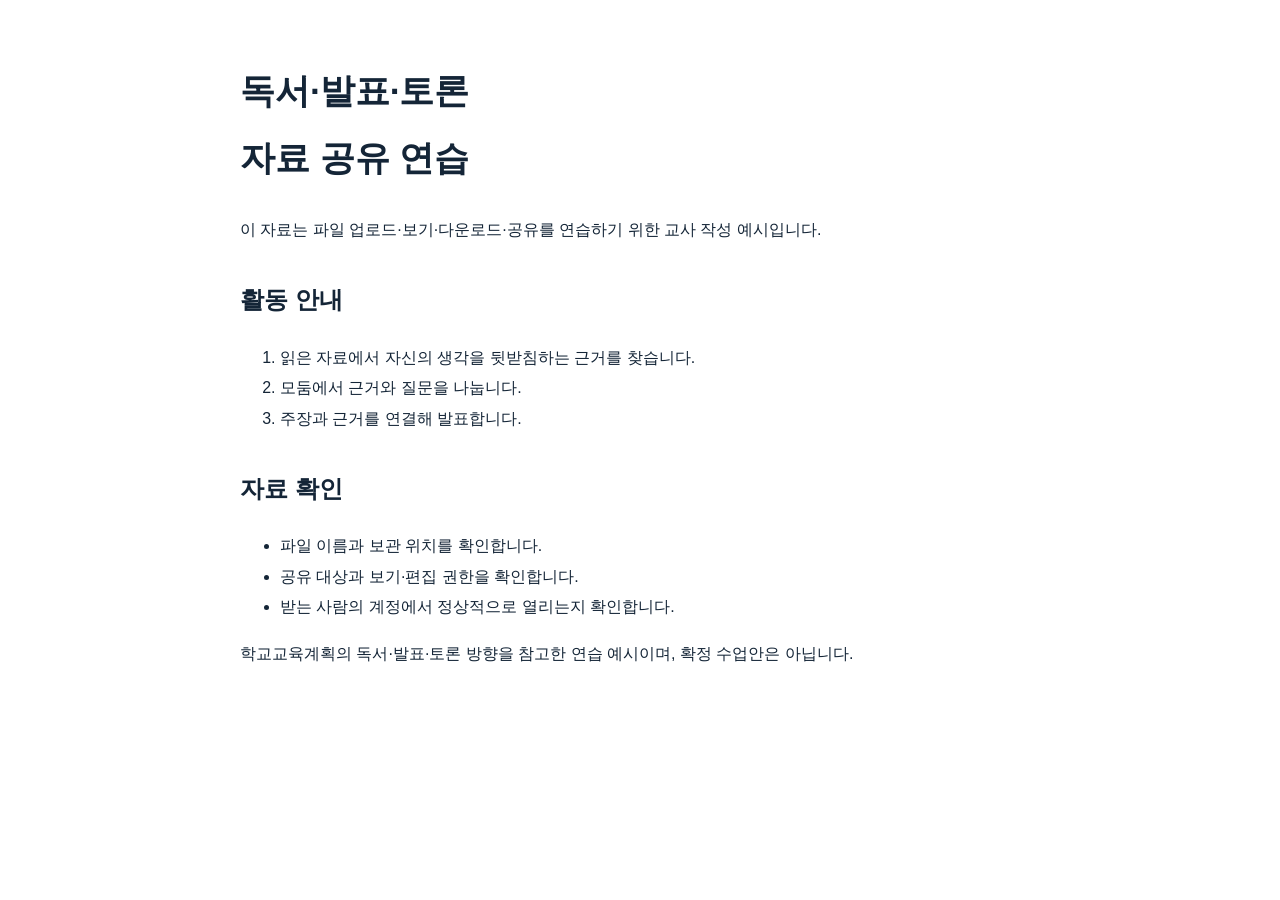
<file: materials/독서발표토론_자료공유연습.html>
<!doctype html><html lang="ko"><meta charset="utf-8"><meta name="viewport" content="width=device-width,initial-scale=1"><title>자료 공유 연습</title><style>body{font-family:Malgun Gothic,sans-serif;color:#142537;max-width:800px;padding:35px;margin:auto;line-height:1.9}h1{font-size:35px}h2{margin-top:32px}</style><main class="resource-main"><h1>독서·발표·토론<br>자료 공유 연습</h1><p>이 자료는 파일 업로드·보기·다운로드·공유를 연습하기 위한 교사 작성 예시입니다.</p><h2>활동 안내</h2><ol><li>읽은 자료에서 자신의 생각을 뒷받침하는 근거를 찾습니다.</li><li>모둠에서 근거와 질문을 나눕니다.</li><li>주장과 근거를 연결해 발표합니다.</li></ol><h2>자료 확인</h2><ul><li>파일 이름과 보관 위치를 확인합니다.</li><li>공유 대상과 보기·편집 권한을 확인합니다.</li><li>받는 사람의 계정에서 정상적으로 열리는지 확인합니다.</li></ul><p>학교교육계획의 독서·발표·토론 방향을 참고한 연습 예시이며, 확정 수업안은 아닙니다.</p></main></html>
</file>
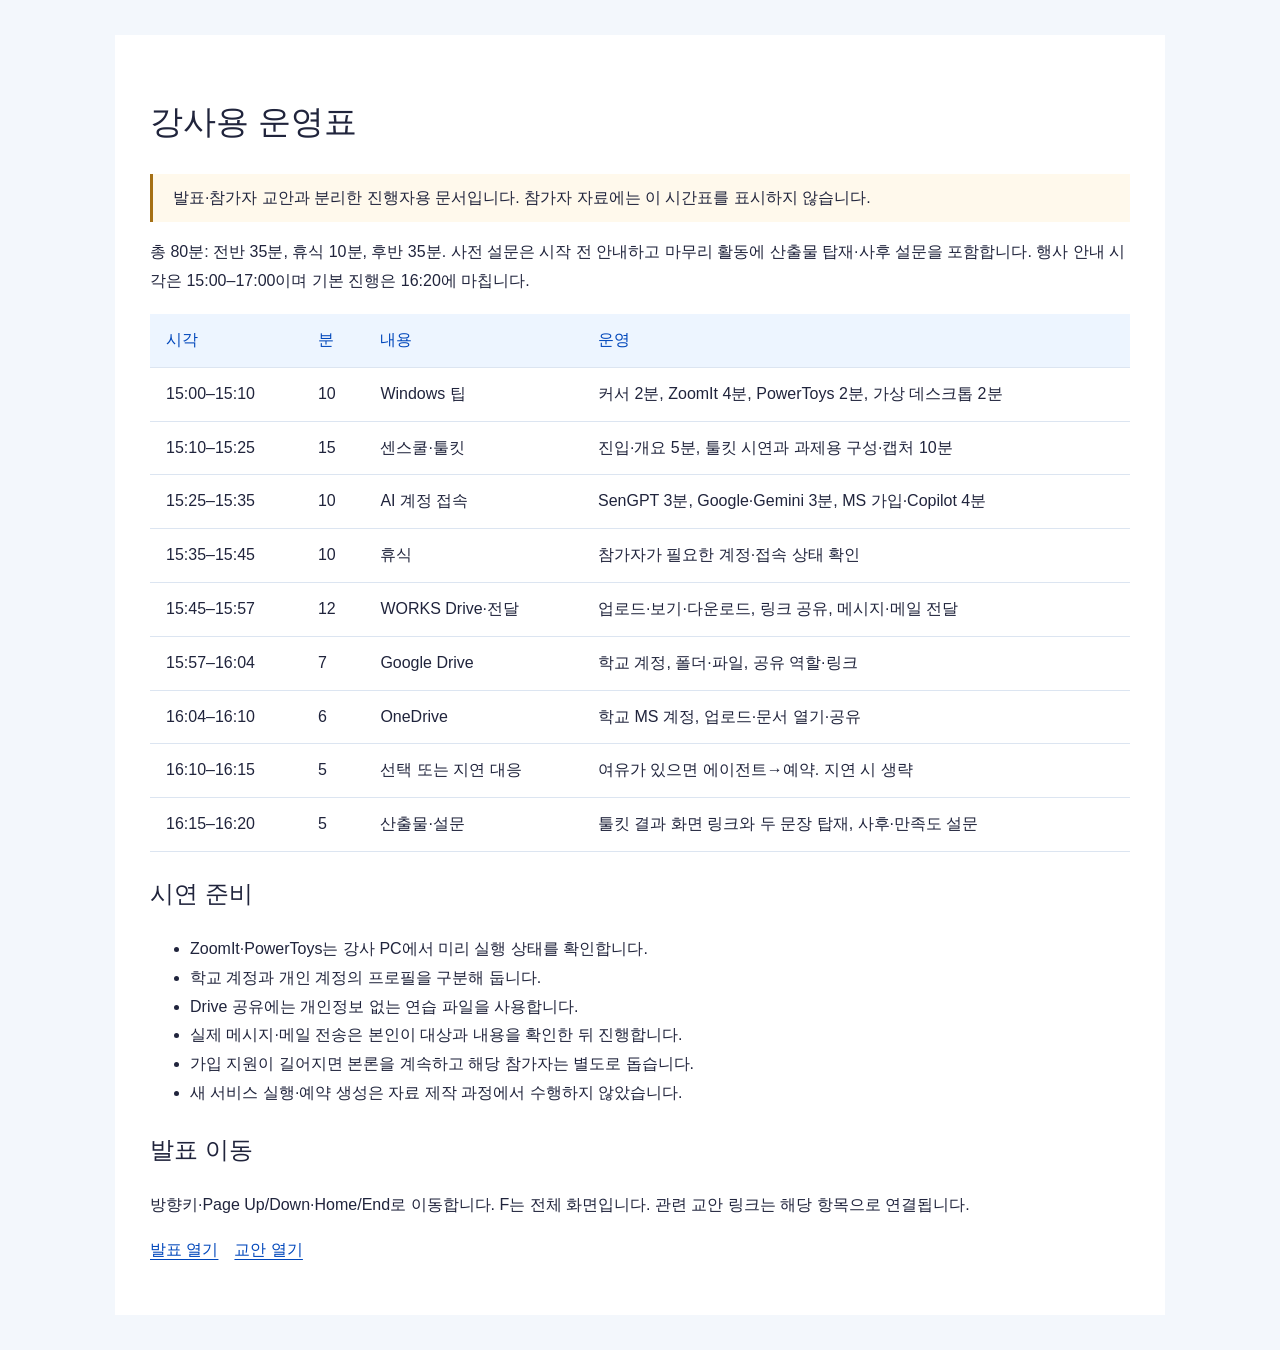
<file: 강사용/운영표.html>
<!doctype html><html lang="ko"><head><meta charset="utf-8"><meta name="viewport" content="width=device-width,initial-scale=1"><title>강사용 운영표 · 중부교육지원청 직무연수</title><link rel="stylesheet" href="../assets/site.css"></head><body data-page="resources"><main class="private-main"><h1>강사용 운영표</h1><p class="notice">발표·참가자 교안과 분리한 진행자용 문서입니다. 참가자 자료에는 이 시간표를 표시하지 않습니다.</p><p>총 80분: 전반 35분, 휴식 10분, 후반 35분. 사전 설문은 시작 전 안내하고 마무리 활동에 산출물 탑재·사후 설문을 포함합니다. 행사 안내 시각은 15:00–17:00이며 기본 진행은 16:20에 마칩니다.</p><table><thead><tr><th>시각</th><th>분</th><th>내용</th><th>운영</th></tr></thead><tbody><tr><td>15:00–15:10</td><td>10</td><td>Windows 팁</td><td>커서 2분, ZoomIt 4분, PowerToys 2분, 가상 데스크톱 2분</td></tr><tr><td>15:10–15:25</td><td>15</td><td>센스쿨·툴킷</td><td>진입·개요 5분, 툴킷 시연과 과제용 구성·캡처 10분</td></tr><tr><td>15:25–15:35</td><td>10</td><td>AI 계정 접속</td><td>SenGPT 3분, Google·Gemini 3분, MS 가입·Copilot 4분</td></tr><tr><td>15:35–15:45</td><td>10</td><td>휴식</td><td>참가자가 필요한 계정·접속 상태 확인</td></tr><tr><td>15:45–15:57</td><td>12</td><td>WORKS Drive·전달</td><td>업로드·보기·다운로드, 링크 공유, 메시지·메일 전달</td></tr><tr><td>15:57–16:04</td><td>7</td><td>Google Drive</td><td>학교 계정, 폴더·파일, 공유 역할·링크</td></tr><tr><td>16:04–16:10</td><td>6</td><td>OneDrive</td><td>학교 MS 계정, 업로드·문서 열기·공유</td></tr><tr><td>16:10–16:15</td><td>5</td><td>선택 또는 지연 대응</td><td>여유가 있으면 에이전트→예약. 지연 시 생략</td></tr><tr><td>16:15–16:20</td><td>5</td><td>산출물·설문</td><td>툴킷 결과 화면 링크와 두 문장 탑재, 사후·만족도 설문</td></tr></tbody></table><h2>시연 준비</h2><ul><li>ZoomIt·PowerToys는 강사 PC에서 미리 실행 상태를 확인합니다.</li><li>학교 계정과 개인 계정의 프로필을 구분해 둡니다.</li><li>Drive 공유에는 개인정보 없는 연습 파일을 사용합니다.</li><li>실제 메시지·메일 전송은 본인이 대상과 내용을 확인한 뒤 진행합니다.</li><li>가입 지원이 길어지면 본론을 계속하고 해당 참가자는 별도로 돕습니다.</li><li>새 서비스 실행·예약 생성은 자료 제작 과정에서 수행하지 않았습니다.</li></ul><h2>발표 이동</h2><p>방향키·Page Up/Down·Home/End로 이동합니다. F는 전체 화면입니다. 관련 교안 링크는 해당 항목으로 연결됩니다.</p><p><a href="../slides.html">발표 열기</a>　<a href="../guide.html">교안 열기</a></p></main><div id="toast" role="status" aria-live="polite"></div><script src="../assets/site.js"></script></body></html>
</file>
<file: assets/site.css>
:root{--ink:#142537;--muted:#516475;--accent:#007b73;--paper:#fff;--line:#d7e1e6;--bg:#f3f6f7;font-family:'Malgun Gothic','맑은 고딕','Noto Sans KR',sans-serif;color:var(--ink);background:var(--bg);font-synthesis:none}
*{box-sizing:border-box}body{margin:0}a{color:#006b7a;text-decoration-thickness:1px;text-underline-offset:4px}a:hover{color:#034c58}button,input,select,textarea{font:inherit}button{cursor:pointer;background:#fff;border:1px solid #aebfc8;border-radius:5px;color:var(--ink);padding:9px 14px}button:hover{background:#edf5f5}button:disabled{opacity:.4;cursor:default}button:focus-visible,a:focus-visible,input:focus-visible,select:focus-visible{outline:3px solid #008b82;outline-offset:3px}[hidden]{display:none!important}.skip{position:absolute;left:20px;top:-80px;background:#fff;padding:10px;z-index:100}.skip:focus{top:10px}.site-nav{background:#fff;border-bottom:1px solid var(--line);min-height:60px;display:flex;align-items:center;gap:24px;padding:12px 30px}.brand{font-weight:800;text-decoration:none;color:var(--ink);margin-right:auto}.site-nav nav{display:flex;gap:22px;align-items:center}.site-nav nav a{font-size:15px}.slide-toolbar{display:flex;align-items:center;justify-content:center;gap:9px;padding:10px 18px;flex-wrap:wrap}.slide-toolbar select{max-width:340px;width:33vw;background:#fff;padding:9px;border:1px solid #aebfc8;border-radius:5px}.slide-toolbar output{min-width:80px;text-align:center;font-variant-numeric:tabular-nums}.stage{display:flex;justify-content:center;align-items:flex-start;padding:0 16px 14px}.slide{background:#fff;width:min(calc(100vw - 48px),calc((100dvh - 132px)*16/9),1280px);aspect-ratio:16/9;padding:3.6% 4.4% 2.8%;position:relative;display:flex;flex-direction:column;box-shadow:0 10px 30px #1830440d;overflow:hidden;font-size:clamp(16px,1.9vw,26px);border-top:5px solid var(--accent)}.slide h1{font-size:2.08em;line-height:1.27;letter-spacing:-.045em;margin:0 0 .55em;word-break:keep-all}.slide .content{flex:1;min-height:0;line-height:1.57;word-break:keep-all}.slide p{margin:.48em 0}.slide ul,.slide ol{padding-left:1.45em;margin:.5em 0}.slide li{margin:.32em 0}.slide footer{display:flex;align-items:center;justify-content:space-between;gap:24px;margin-top:1em;font-size:.58em;border-top:1px solid var(--line);padding-top:10px;color:var(--muted)}.slide footer a{white-space:nowrap}.slide .refs{font-size:.66em;margin-top:.8em;line-height:1.5;display:flex;gap:16px;flex-wrap:wrap}.slide table{font-size:.85em}.slide.cover,.slide.section{background:#142d3b;color:#fff;border-top-color:#45c6b1;justify-content:center}.slide.cover h1{font-size:2.8em;max-width:80%;margin-bottom:.6em}.slide.cover .content,.slide.section .content{flex:0}.slide.cover .content p:last-child{font-size:.61em;line-height:1.7;margin-top:2em;color:#d1e2e6}.slide.section h1{font-size:2.55em}.slide.cover footer,.slide.section footer{position:absolute;bottom:5%;left:5%;right:5%;border-color:#4b626e;color:#cae1e7}.slide.cover a,.slide.section a{color:#85dfcc}.big-link{font-size:1.1em}.keys{margin:0}.keys>div{display:grid;grid-template-columns:minmax(205px,40%) 1fr;gap:18px;align-items:center;padding:.36em 0;border-bottom:1px solid var(--line)}.keys dt{font-family:'Consolas','Malgun Gothic',sans-serif;font-weight:700;font-size:.97em;color:var(--accent)}.keys dd{margin:0}.cover .keys dt{color:#9fe4d3}table{border-collapse:collapse;width:100%;margin:18px 0}td,th{padding:12px 16px;text-align:left;vertical-align:top;border-bottom:1px solid var(--line)}th{font-weight:800;color:#00695f;background:#f4f8f8}.content td:first-child{font-weight:700}body.presentation .site-nav{display:none}body.presentation .slide-toolbar{padding:8px}body.presentation .slide{width:min(calc(100vw - 24px),calc((100dvh - 65px)*16/9),1600px)}body.presentation .stage{padding-bottom:0}
.home{max-width:1060px;margin:55px auto;padding:0 30px}.home h1{font-size:clamp(36px,4.6vw,62px);line-height:1.25;letter-spacing:-.05em;max-width:830px}.home .lead{font-size:23px;line-height:1.6}.home .entry{display:flex;gap:35px;border-top:1px solid var(--line);padding:25px 0;align-items:baseline}.home .entry>a{font-size:27px;font-weight:700;min-width:215px}.home .entry p{margin:0;line-height:1.7}.home .credits{color:var(--muted);font-size:16px;margin:30px 0}.guide-layout{max-width:1400px;display:grid;grid-template-columns:275px minmax(0,1fr);margin:auto;gap:40px;padding:30px}.guide-sidebar{position:sticky;top:20px;align-self:start;max-height:calc(100vh - 40px);overflow:auto;font-size:14px;padding-right:12px}.guide-sidebar a{display:block;text-decoration:none;padding:6px 8px;color:var(--ink);line-height:1.45}.guide-sidebar h3{font-size:14px;color:var(--accent);margin-top:20px}.guide-sidebar a:hover{background:#e6eeee}.guide-top h1,.resource-main h1{font-size:38px;letter-spacing:-.04em;margin-top:0}.guide-top p{font-size:18px;line-height:1.75}.search-row{display:flex;gap:10px;align-items:center;margin:25px 0}.search-row input{min-width:0;flex:1;padding:12px;border:1px solid #aebfc8;border-radius:5px;background:#fff}.search-status{font-size:14px;color:var(--muted)}.guide-section{background:#fff;border-top:3px solid var(--accent);padding:30px 35px;margin:28px 0;scroll-margin-top:20px;line-height:1.85;font-size:18px;word-break:keep-all}.guide-section h2{margin:0 0 14px;font-size:29px;letter-spacing:-.035em;line-height:1.4}.guide-section h3{font-size:20px;margin:28px 0 8px;color:#005f59}.guide-section p{margin:10px 0}.guide-section ol,.guide-section ul{padding-left:1.4em}.guide-section li{margin:9px 0}.guide-section .refs{display:flex;gap:10px 23px;flex-wrap:wrap;font-size:15px}.guide-section .return{font-size:14px;margin-top:25px;border-top:1px solid var(--line);padding-top:12px}.guide-section .return a{margin-right:20px}.guide-section figure{margin:25px 0}.image-open{display:block;width:100%;border:0;padding:0;background:#f2f5f7;text-align:left}.image-open img{display:block;width:100%;height:auto;max-height:520px;object-fit:contain}.image-open:hover{outline:2px solid #007b73}.guide-section figcaption{font-size:14px;line-height:1.6;color:var(--muted);margin-top:8px}.copy-box{border-left:3px solid #007b73;padding:15px 20px;background:#f4f8f8;margin:18px 0}.copy-box pre{white-space:pre-wrap;overflow-wrap:anywhere;font-family:inherit;font-size:16px;line-height:1.8;margin-top:12px}.copy-box button{font-size:14px}.resource-main{max-width:1000px;margin:40px auto;padding:0 30px;line-height:1.8;font-size:18px}.resource-main h2{font-size:27px;margin-top:35px}.source-link{display:flex;flex-direction:column;gap:4px;border-bottom:1px solid var(--line);padding:14px 0}.source-link small{font-size:13px;overflow-wrap:anywhere;color:var(--muted)}.private-main{max-width:1050px;margin:35px auto;background:white;padding:35px;line-height:1.8}.private-main h1{font-size:33px}.notice{border-left:3px solid #a57015;padding:10px 20px;background:#fff9ec}.dialog-image{border:0;border-radius:8px;padding:18px;width:94vw;max-width:1500px;max-height:94vh}.dialog-image::backdrop{background:#081e32cc}.dialog-image .modal-head{display:flex;gap:20px;align-items:center;justify-content:space-between;margin-bottom:12px}.dialog-image h2{font-size:20px;margin:0}.dialog-image img{display:block;max-width:100%;max-height:75vh;margin:auto;object-fit:contain}.dialog-image p{font-size:14px;color:var(--muted)}#toast{position:fixed;bottom:22px;left:50%;transform:translateX(-50%);background:#142d3b;color:#fff;padding:12px 20px;border-radius:5px;z-index:200;max-width:90vw}#toast:empty{display:none}.empty{background:#fff;padding:25px}.image-open:focus-visible{outline:3px solid #007b73}
@media(max-width:900px){.site-nav{padding:12px 18px;gap:15px;flex-wrap:wrap}.site-nav nav{gap:16px}.guide-layout{grid-template-columns:1fr;padding:20px;gap:10px}.guide-sidebar{position:static;max-height:240px;background:#fff;padding:16px}.guide-sidebar h3{margin:12px 0 5px}.guide-section{padding:22px}.slide{font-size:clamp(15px,2.2vw,23px);padding:3.3% 4%}.slide .keys>div{grid-template-columns:42% 1fr;gap:10px}.slide h1{font-size:1.8em}.slide table td,.slide table th{padding:7px 10px}.slide-toolbar select{width:30vw}.home .entry{display:block}.home .entry p{margin-top:10px}}
@media(max-width:620px){.site-nav nav a{font-size:14px}.slide{width:100%;min-height:430px;aspect-ratio:auto;font-size:18px;padding:24px}.slide.cover h1{max-width:100%;font-size:2.2em}.slide.cover,.slide.section{min-height:430px;padding-bottom:90px}.slide footer{font-size:12px;gap:12px}.slide .refs{font-size:14px}.slide .keys>div{grid-template-columns:1fr;gap:3px}.slide .keys dd{padding-bottom:8px}.slide-toolbar select{width:60vw;max-width:none}.slide-toolbar .fs-button{display:none}.slide-toolbar output{min-width:60px}.stage{padding:0 10px 15px}.guide-section{padding:20px 18px;font-size:17px}.guide-section h2{font-size:25px}td,th{padding:9px 10px}.home{margin-top:30px}.resource-main{padding:0 22px}.search-row{flex-wrap:wrap}.search-row label{width:100%}}
@media print{@page{size:A4;margin:14mm}.site-nav,.slide-toolbar,.guide-sidebar,.search-row,.search-status,.image-open+.zoom-label,.copy-box button,.guide-section .return,#toast{display:none!important}.guide-layout{display:block;padding:0}.guide-section{break-inside:auto;padding:10px 0;border-top:1px solid #777;margin:15px 0}.guide-section h2,.guide-section h3{break-after:avoid}.guide-section figure{break-inside:avoid}.guide-section[hidden]{display:block!important}.image-open img{max-height:170mm}.slide[hidden],.slide{display:flex!important;break-after:page;width:100%;min-height:150mm;aspect-ratio:16/9;box-shadow:none;padding:12mm;font-size:18px;overflow:visible}.slide h1{font-size:35px}.slide.cover,.slide.section{background:#fff;color:var(--ink)}.slide.cover a,.slide.section a{color:#005f59}.slide.cover footer,.slide.section footer{position:static;color:var(--ink)}.slide.cover .content p:last-child{color:var(--ink)}.stage{display:block;padding:0}.home{margin:0}.dialog-image{display:none}a{color:#174d58}.private-main{margin:0;padding:0}body{background:white}}

:root{--ink:#20243c;--muted:#627189;--accent:#0047bb;--line:#dce5f1;--bg:#f3f7fc;--yellow:#ffb300;--teal:#00a5aa}a{color:#0047bb}a:hover{color:#008f99}th{color:#0047bb;background:#edf5ff}.guide-section h3,.guide-sidebar h3{color:#0047bb}.download-link{padding:9px 14px;border:1px solid #0047bb;border-radius:5px;background:#0047bb;color:white;text-decoration:none;white-space:nowrap;font-size:15px}.download-link:hover{background:#00399a;color:white}.brand-logo{width:220px;height:auto;display:block}.home .school-logo{display:block;width:220px;height:auto;margin-bottom:24px}.home h1{color:#0047bb}.guide-section{border-top-color:#0047bb}
@media screen{
body[data-page="slides"]{height:100dvh;overflow:hidden;background:#edf3fb}.deck{position:fixed;inset:0;background:#edf3fb;overflow:hidden}.viewport{position:absolute;inset:12px 18px 88px;overflow:visible}.slide-frame{position:absolute;left:50%;top:50%;width:1600px;height:900px;transform-origin:center;background:white;box-shadow:0 15px 48px #0a3a751c;outline:none}.slide-frame .slide{width:1600px;height:900px;min-height:0;aspect-ratio:16/9;padding:126px 76px 80px;border:0;box-shadow:none;font-size:32px;color:#20243c;background:#fff;position:relative;display:flex;flex-direction:column;overflow:hidden}.slide-frame .slide h1{position:static;font-size:56px;line-height:1.23;margin:0 0 28px;color:#0047bb;letter-spacing:-.04em;max-width:1448px;word-break:keep-all}.slide-frame .slide .content{line-height:1.5;min-height:0;flex:1}.slide-frame .slide .content p{margin:16px 0}.slide-frame .slide li{margin:12px 0}.slide-frame .slide .refs{font-size:21px;margin-top:23px;gap:20px}.slide-frame .slide table{font-size:29px;margin:20px 0}.slide-frame .slide td,.slide-frame .slide th{padding:16px 20px}.slide-frame .slide .keys>div{grid-template-columns:40% 1fr;padding:14px 0;gap:24px}.slide-frame .slide .keys dt{font-size:31px;color:#0047bb}.slide-frame .slide .keys dd{font-size:31px}.slide-frame .slide footer{position:absolute;left:76px;right:76px;bottom:24px;height:33px;margin:0;padding-top:13px;font-size:19px;border-top:1px solid #dce5f1;color:#627189}.slide-frame .frame-page{color:#0047bb;font-weight:800}.slide-brand{position:absolute;top:28px;left:76px;right:76px;height:66px;display:flex;align-items:center;justify-content:space-between;border-bottom:2px solid #0047bb}.slide-brand img{width:220px;height:42px;object-fit:contain;object-position:left center}.slide-brand span{color:#0047bb;font-size:22px;font-weight:700}.slide-frame .slide.cover,.slide-frame .slide.section{background:#fff;color:#20243c;justify-content:center}.slide-frame .slide.cover h1{font-size:91px;max-width:1360px;margin-bottom:30px;line-height:1.2}.slide-frame .slide.cover .content,.slide-frame .slide.section .content{flex:0}.slide-frame .slide.cover .content p{font-size:38px;margin:20px 0;color:#20243c}.slide-frame .slide.cover .content p:last-child{font-size:24px;line-height:1.7;margin-top:32px;color:#627189}.slide-frame .slide.section h1{font-size:83px}.slide-frame .slide.cover a,.slide-frame .slide.section a{color:#0047bb}.deck-controls{position:fixed;z-index:100;left:50%;bottom:13px;transform:translateX(-50%);display:flex;align-items:center;gap:6px;padding:7px;border:1px solid #dce5f1;border-radius:15px;background:#ffffffed;box-shadow:0 8px 25px #0a3a751a;backdrop-filter:blur(12px);white-space:nowrap}.deck-controls button,.deck-controls a{min-height:39px;padding:8px 13px;border:0;border-radius:9px;color:#0047bb;background:transparent;font-weight:700;text-decoration:none;font-size:15px;line-height:23px}.deck-controls button:hover,.deck-controls a:hover{background:#edf5ff}.deck-controls output{min-width:74px;text-align:center;color:#627189;font-size:15px;font-weight:700;font-variant-numeric:tabular-nums}.deck-controls button:disabled{opacity:.3}.deck-progress{position:fixed;bottom:0;left:0;right:0;height:4px;background:#dce8f5;z-index:90}.deck-progress span{height:100%;display:block;background:#0047bb;border-right:10px solid #ffb300;width:0;transition:width .2s ease}.deck-overview{width:min(1150px,calc(100vw - 32px));max-height:90vh;border:0;border-radius:16px;padding:0;box-shadow:0 25px 80px #0a3a7540;color:#20243c}.deck-overview::backdrop{background:#072c63aa}.deck-overview header{padding:20px 25px;display:flex;align-items:center;justify-content:space-between;border-bottom:1px solid #dce5f1;position:sticky;top:0;background:white;z-index:1}.deck-overview header h2{font-size:25px;margin:0;color:#0047bb}.overview-list{display:grid;grid-template-columns:repeat(3,minmax(0,1fr));gap:0;padding:12px 24px 24px}.overview-list a{padding:17px 14px;color:#20243c;text-decoration:none;border-bottom:1px solid #dce5f1;display:flex;gap:13px;align-items:baseline;line-height:1.5}.overview-list a span{font-size:13px;color:#ffb300;font-weight:700}.overview-list a strong{font-size:16px;word-break:keep-all}.overview-list a:hover{background:#edf5ff}.overview-list a[aria-current="page"]{background:#edf5ff;color:#0047bb}.deck-controls .home-control{font-size:14px}.presentation .slide-frame .slide{width:1600px;height:900px}.presentation .deck-controls{bottom:10px}
}
@media screen and (max-width:700px){
body[data-page="slides"]{height:auto;overflow:auto;padding-bottom:76px}.deck{position:static;overflow:visible}.viewport{position:static;margin:12px;overflow:visible}.slide-frame{position:static;width:100%;height:auto;transform:none!important;box-shadow:0 12px 30px #0a3a7514}.slide-frame .slide,.presentation .slide-frame .slide{width:100%;height:auto;min-height:530px;aspect-ratio:auto;padding:90px 24px 75px;font-size:19px}.slide-brand{top:17px;left:24px;right:24px;height:50px}.slide-brand img{width:155px;height:auto}.slide-brand span{font-size:12px;max-width:100px;text-align:right}.slide-frame .slide h1{font-size:31px;line-height:1.28;margin-bottom:20px}.slide-frame .slide.cover h1{font-size:40px;margin-bottom:22px}.slide-frame .slide.section h1{font-size:38px}.slide-frame .slide.cover .content p{font-size:21px}.slide-frame .slide.cover .content p:last-child{font-size:15px}.slide-frame .slide .keys>div{grid-template-columns:1fr;gap:4px;padding:9px 0}.slide-frame .slide .keys dt,.slide-frame .slide .keys dd{font-size:18px}.slide-frame .slide table{font-size:17px}.slide-frame .slide td,.slide-frame .slide th{padding:9px 7px}.slide-frame .slide footer{left:24px;right:24px;font-size:11px;bottom:21px;height:28px}.slide-frame .slide .refs{font-size:14px;gap:12px}.deck-controls{gap:3px;padding:5px;bottom:8px;border-radius:12px}.deck-controls button,.deck-controls a{font-size:13px;padding:6px 9px;min-height:35px}.deck-controls output{min-width:58px;font-size:13px}.deck-controls .link-control,.deck-controls .home-control,.deck-controls #fullscreen{display:none}.overview-list{grid-template-columns:1fr}.deck-overview header{padding:15px}.deck-overview header h2{font-size:21px}
}
@media print{.deck-controls,.deck-progress,.deck-overview,.download-link{display:none!important}.deck,.viewport,.slide-frame{position:static!important;transform:none!important;width:auto!important;height:auto!important;overflow:visible!important}.slide-brand{display:none}.frame-page{color:#0047bb}}

@media screen{.slide-frame .slide.cover .content,.slide-frame .slide.section .content{flex:0 0 auto}body[data-page="guide"] .site-nav{position:sticky;top:0;z-index:25}body[data-page="guide"] .guide-sidebar{top:80px;max-height:calc(100vh - 100px)}body[data-page="guide"] .guide-section{scroll-margin-top:85px}}

.sr-only{position:absolute!important;width:1px!important;height:1px!important;padding:0!important;margin:-1px!important;overflow:hidden!important;clip:rect(0,0,0,0)!important;white-space:nowrap!important;border:0!important}
.slide-brand strong{font-size:25px;color:#0047bb;letter-spacing:-.02em}.slide-brand{border-bottom:0!important}.slide-brand:after{content:"";position:absolute;left:0;right:0;bottom:0;height:3px;background:linear-gradient(90deg,#0047bb 0 68%,#00a5aa 68% 92%,#ffb300 92%)}
@media screen{.slide-frame .slide:not(.official-cover):before{content:"";position:absolute;top:-125px;right:-130px;width:570px;height:180px;border:18px solid #0047bb;border-left-color:transparent;border-bottom-color:transparent;border-radius:50%;transform:rotate(9deg);pointer-events:none}.slide-frame .slide:not(.official-cover):after{content:"";position:absolute;top:-89px;right:-115px;width:500px;height:130px;border:9px solid #00a5aa;border-left-color:transparent;border-bottom-color:transparent;border-radius:50%;transform:rotate(9deg);pointer-events:none}.slide-frame .slide.official-cover{padding:0}.official-cover-image{display:block;position:absolute;inset:0;width:100%;height:100%;object-fit:contain;background:white}.slide-frame .slide.intro h1{font-size:72px;max-width:1360px}.slide.intro .content{flex:0 0 auto!important}.slide.intro{justify-content:center}.slide.intro .content p{font-size:38px}.slide.intro .content p:last-child{font-size:26px;color:#627189}.deck-progress span{background:linear-gradient(90deg,#0047bb,#00a5aa);border-right-color:#ffb300}.survey-layout{display:grid;grid-template-columns:1.2fr 1fr;gap:55px;align-items:center}.survey-copy p{font-size:30px}.qr-poster{display:block;max-width:100%;height:600px;object-fit:contain;margin:auto}.survey-layout.after-survey{grid-template-columns:1fr 1fr 1fr;gap:28px}.after-survey .qr-poster{height:530px}.qr-panel h2{font-size:29px;color:#0047bb;margin:0 0 12px;text-align:center}.qr-panel a{display:block;text-align:center;font-size:23px;margin-top:10px}.after-survey .survey-copy p{font-size:27px}.survey-note{font-size:23px!important;color:#627189}.home .official-banner{display:block;width:min(100%,740px);height:auto;margin:0 0 28px}.home h1{font-size:45px}.guide-section .qr-original{max-height:650px;width:auto;max-width:100%;margin:auto}
}
@media screen and (max-width:700px){.slide-brand strong{font-size:16px;max-width:190px}.slide-frame .slide.official-cover{min-height:270px;height:calc((100vw - 24px)*675/977)}.slide-frame .slide.intro h1{font-size:35px}.slide.intro .content p{font-size:21px}.slide.intro .content p:last-child{font-size:17px}.survey-layout,.survey-layout.after-survey{grid-template-columns:1fr;gap:20px}.survey-copy p,.after-survey .survey-copy p{font-size:19px}.qr-poster,.after-survey .qr-poster{height:auto;max-height:550px}.qr-panel h2{font-size:23px}.qr-panel a{font-size:16px}.survey-note{font-size:16px!important}.slide-frame .slide:not(.official-cover):before,.slide-frame .slide:not(.official-cover):after{display:none}}
@media print{.official-cover{position:relative!important;min-height:180mm!important}.survey-layout{display:block}.qr-poster{max-height:125mm;max-width:90%;object-fit:contain}.official-cover-image{object-fit:contain}.slide-brand{display:none}}

@media screen and (min-width:701px){.qr-poster{height:500px}.after-survey .qr-poster{height:480px}.slide-frame .slide:not(.official-cover):before{top:-122px;right:-120px;width:680px;height:210px;transform:rotate(7deg)}.slide-frame .slide:not(.official-cover):after{top:-88px;right:-116px;width:590px;height:170px;transform:rotate(8deg)}}

@media screen and (min-width:701px){.slide-frame .slide.qr-focus-slide{padding:115px 65px 64px}.slide-frame .slide.qr-focus-slide h1{font-size:49px;margin-bottom:0;position:absolute;top:114px;left:76px;z-index:2}.qr-focus{height:100%;display:flex;align-items:center;justify-content:center;gap:26px;flex-direction:column}.qr-focus-code{display:block;width:630px;height:630px;flex:0 0 auto;margin-top:0}.qr-focus-code img{display:block;width:100%;height:100%}.qr-focus-caption{text-align:center}.slide-frame .slide .qr-focus-caption p{font-size:25px;line-height:1.3;margin:6px 0}.qr-focus-caption a{font-size:24px}.qr-focus-slide .content{height:721px!important}}
@media screen and (max-width:700px){.qr-focus{display:flex;align-items:center;flex-direction:column;gap:12px}.qr-focus-code{display:block;width:100%;max-width:600px}.qr-focus-code img{display:block;width:100%;height:auto}.qr-focus-caption{text-align:center;font-size:16px}.qr-focus-caption p{font-size:16px}.qr-focus-caption a{overflow-wrap:anywhere}}
@media print{.qr-focus{text-align:center}.qr-focus-code img{width:130mm;height:130mm;object-fit:contain}.qr-focus-caption{font-size:16px}}
@media screen and (min-width:701px){.qr-focus{gap:8px}}
@media screen and (min-width:701px){
.slide-frame .slide.with-visual .content{display:grid;grid-template-columns:minmax(0,.91fr) minmax(0,1.09fr);gap:46px;align-items:center;max-height:596px}
.slide-explanation{font-size:29px;line-height:1.5;min-width:0}.slide-frame .with-visual li{margin:13px 0}.slide-frame .with-visual .keys>div{grid-template-columns:40% 1fr;gap:16px;padding:12px 0}.slide-frame .with-visual .keys dt,.slide-frame .with-visual .keys dd{font-size:27px}.slide-frame .with-visual .refs{font-size:20px;gap:12px;margin-top:18px}.slide-frame .with-visual table{font-size:25px}
.slide-visuals{min-width:0;max-height:590px;display:flex;flex-direction:column;justify-content:center;gap:18px}.slide-visuals figure{margin:0;min-height:0;display:flex;flex-direction:column;align-items:center}.slide-visuals a{display:block;width:100%;min-height:0}.slide-visuals img{display:block;width:100%;height:auto;max-height:526px;object-fit:contain}.slide-visuals figcaption{font-size:18px;color:#627189;line-height:1.4;text-align:center;margin-top:12px}.slide-visuals.multiple img{max-height:225px}.slide-visuals.multiple figcaption{margin-top:5px}
}
@media screen and (max-width:700px){.slide-visuals{margin-top:24px}.slide-visuals figure{margin:20px 0}.slide-visuals img{display:block;max-width:100%;max-height:480px;object-fit:contain;margin:auto}.slide-visuals figcaption{text-align:center;font-size:13px;color:#627189;margin-top:8px}}
@media print{.slide-visuals img{max-width:100%;max-height:70mm;object-fit:contain}.slide-visuals figcaption{font-size:10px}.with-visual .content{display:grid;grid-template-columns:1fr 1fr;gap:8mm}}
</file>
